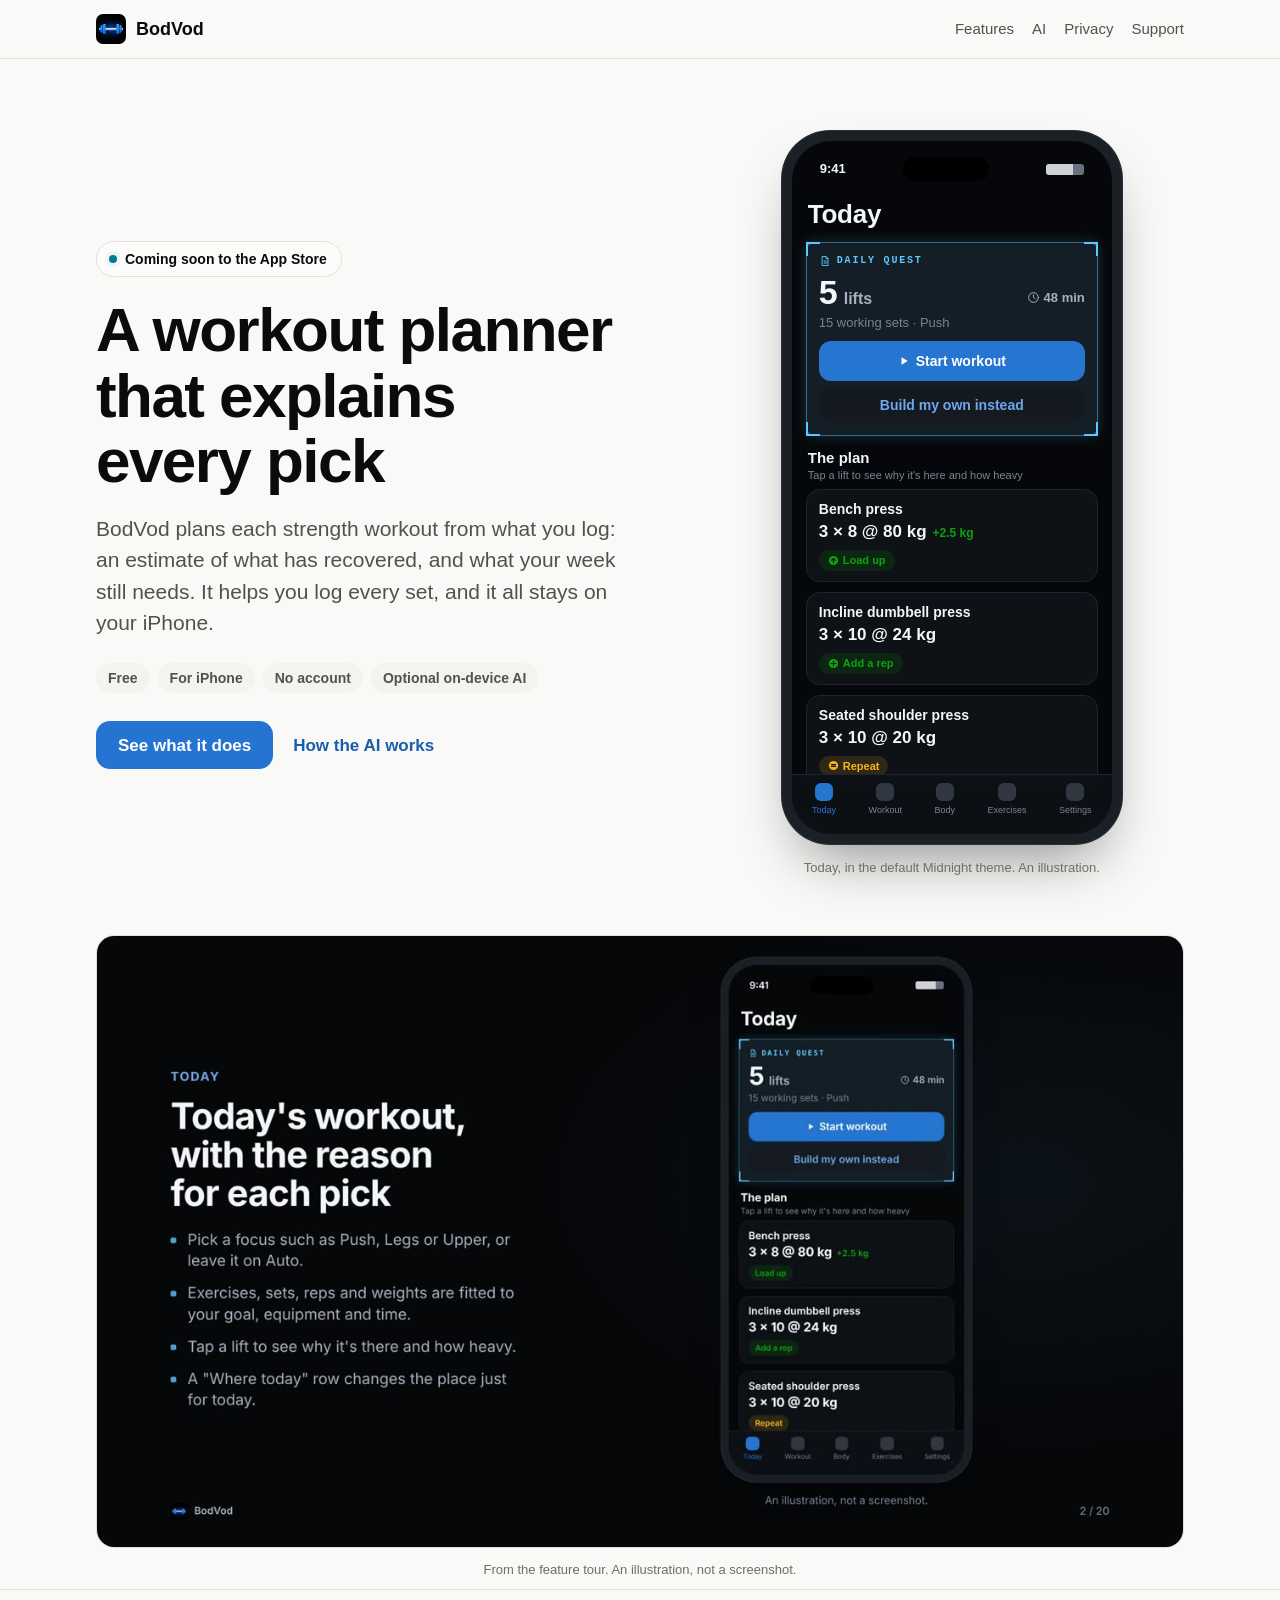
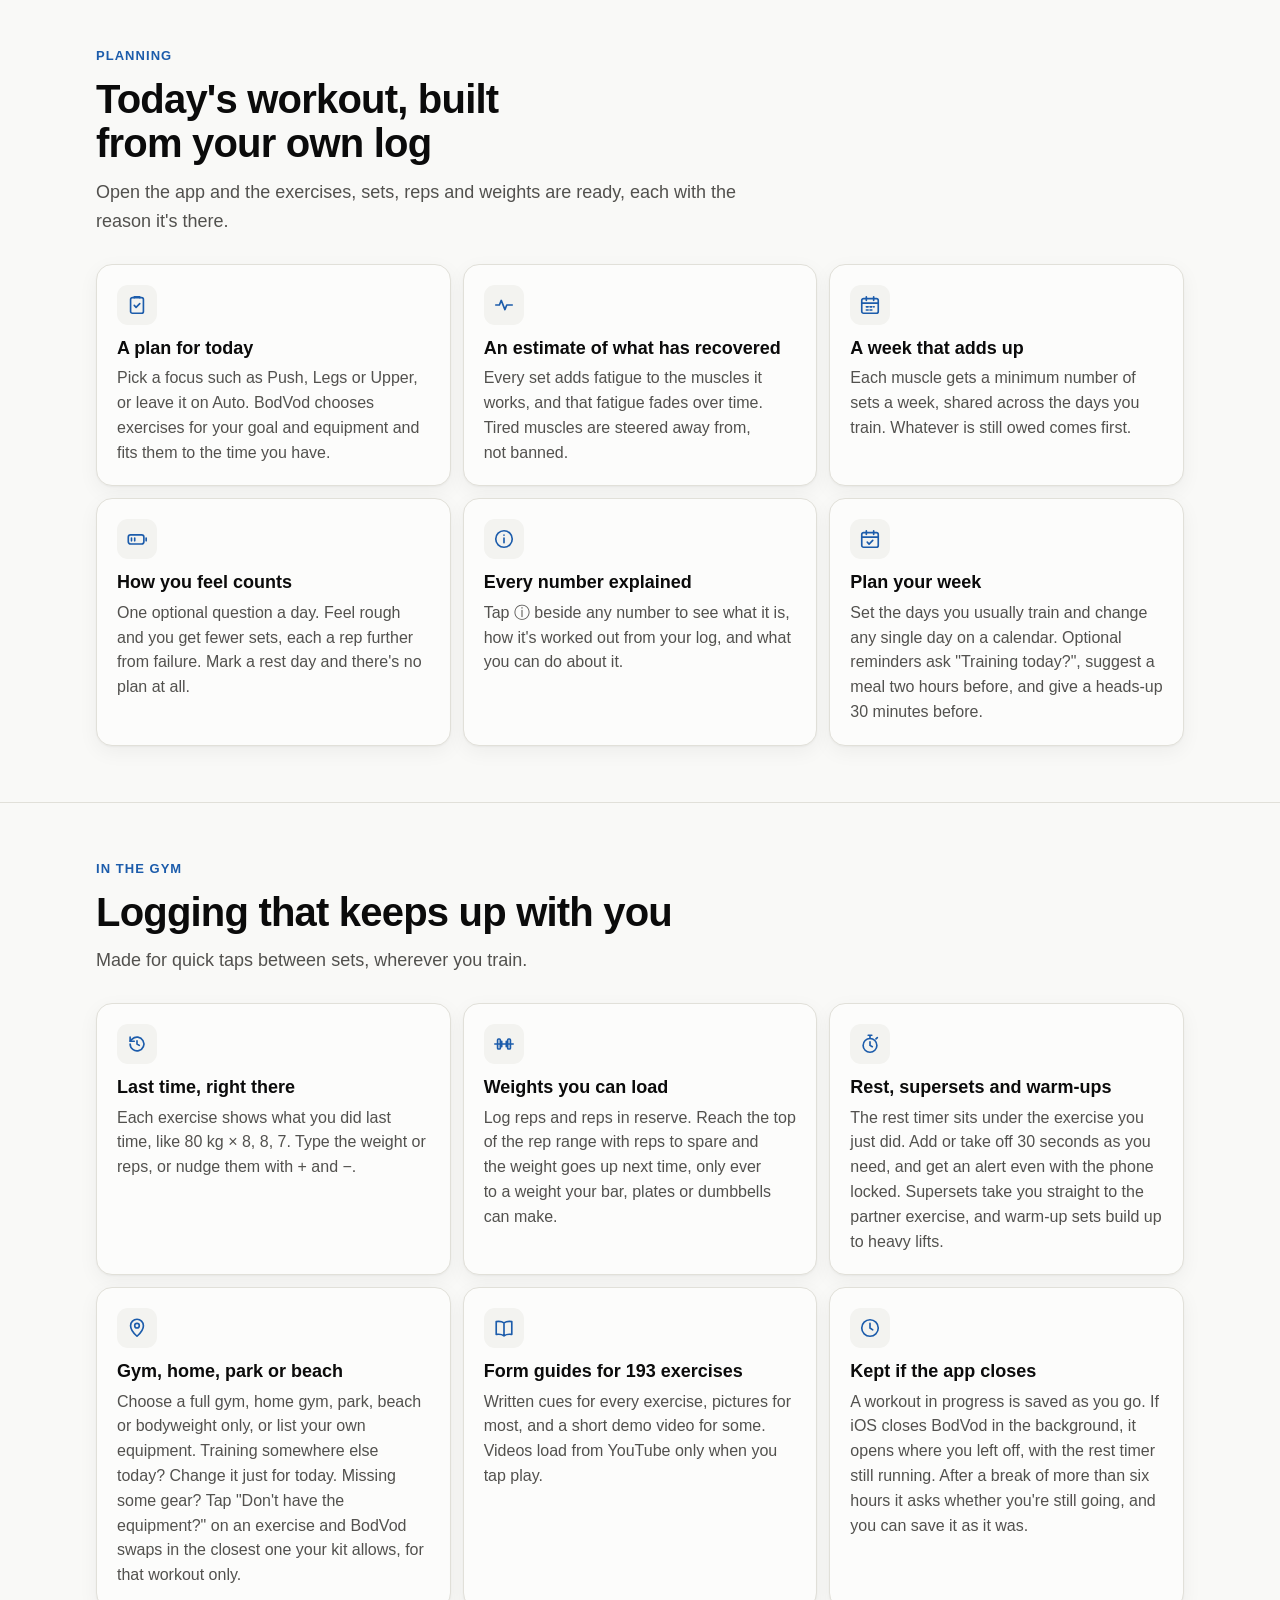
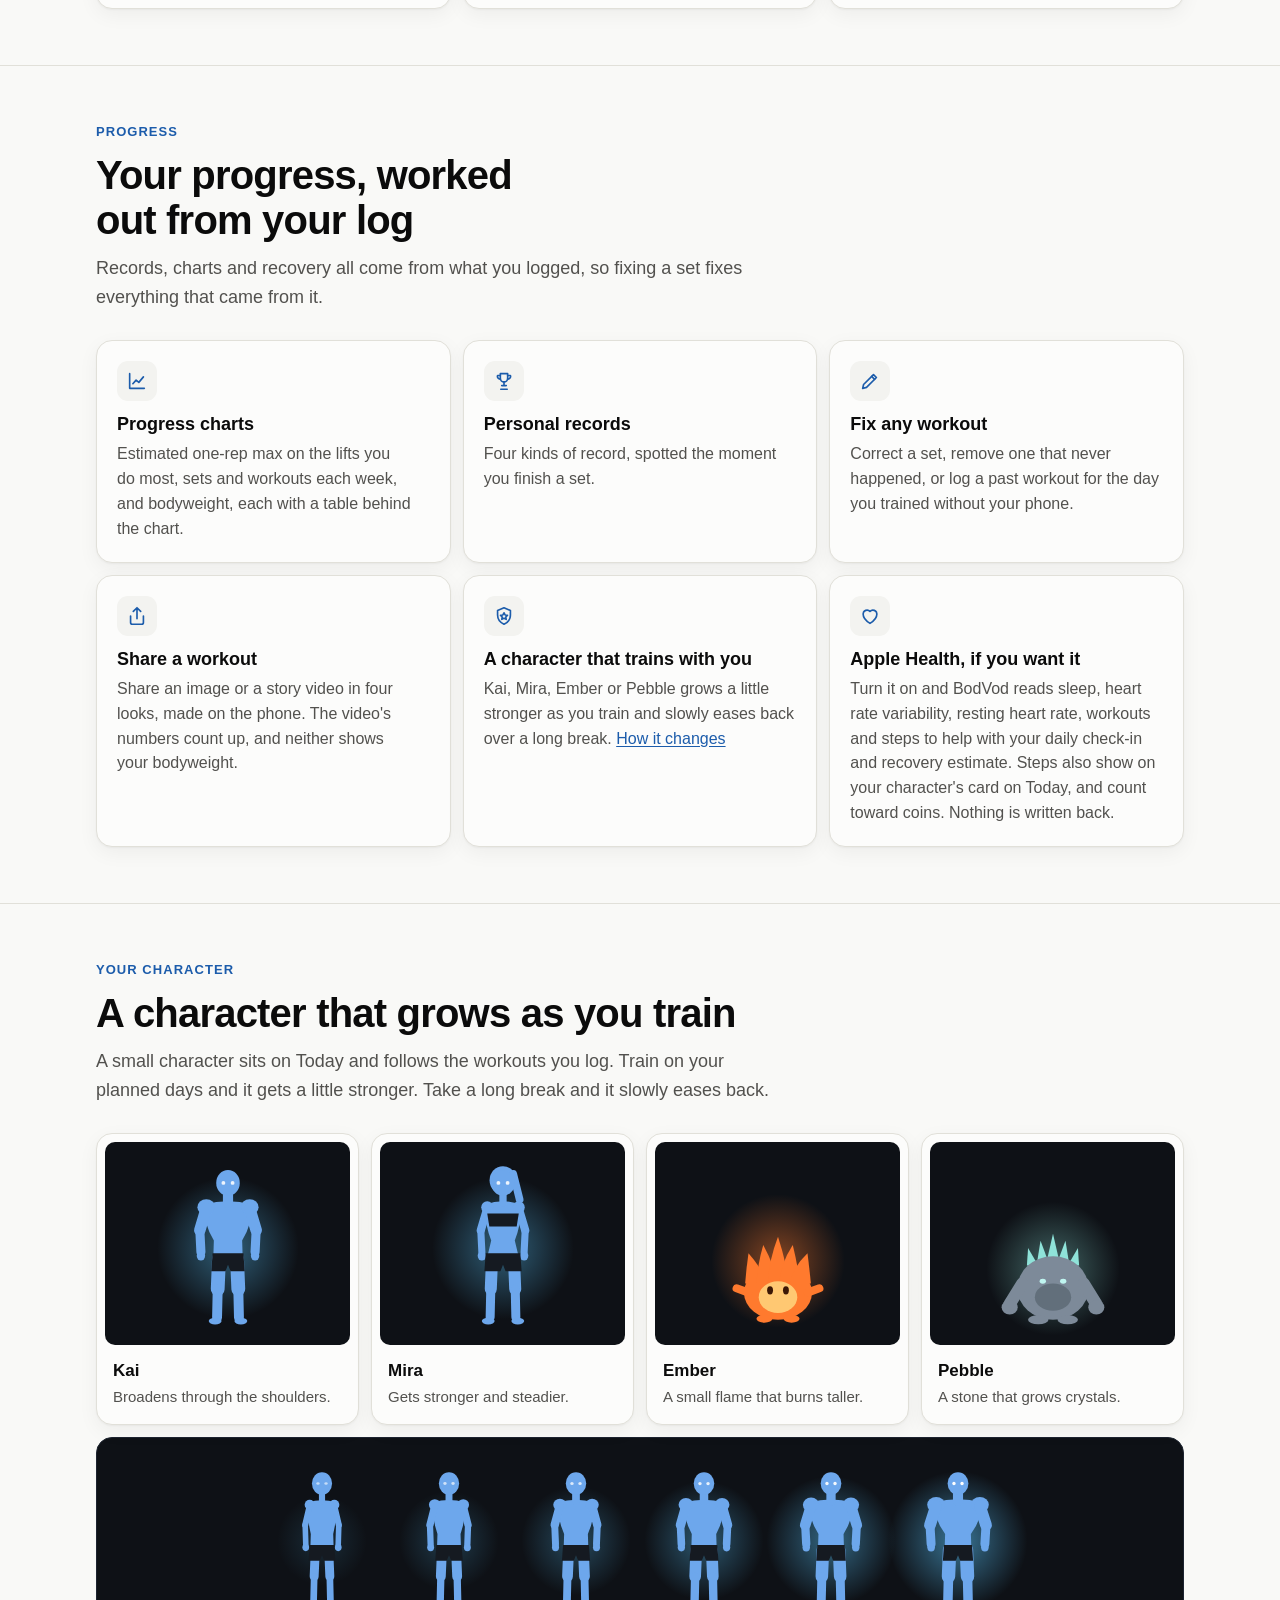
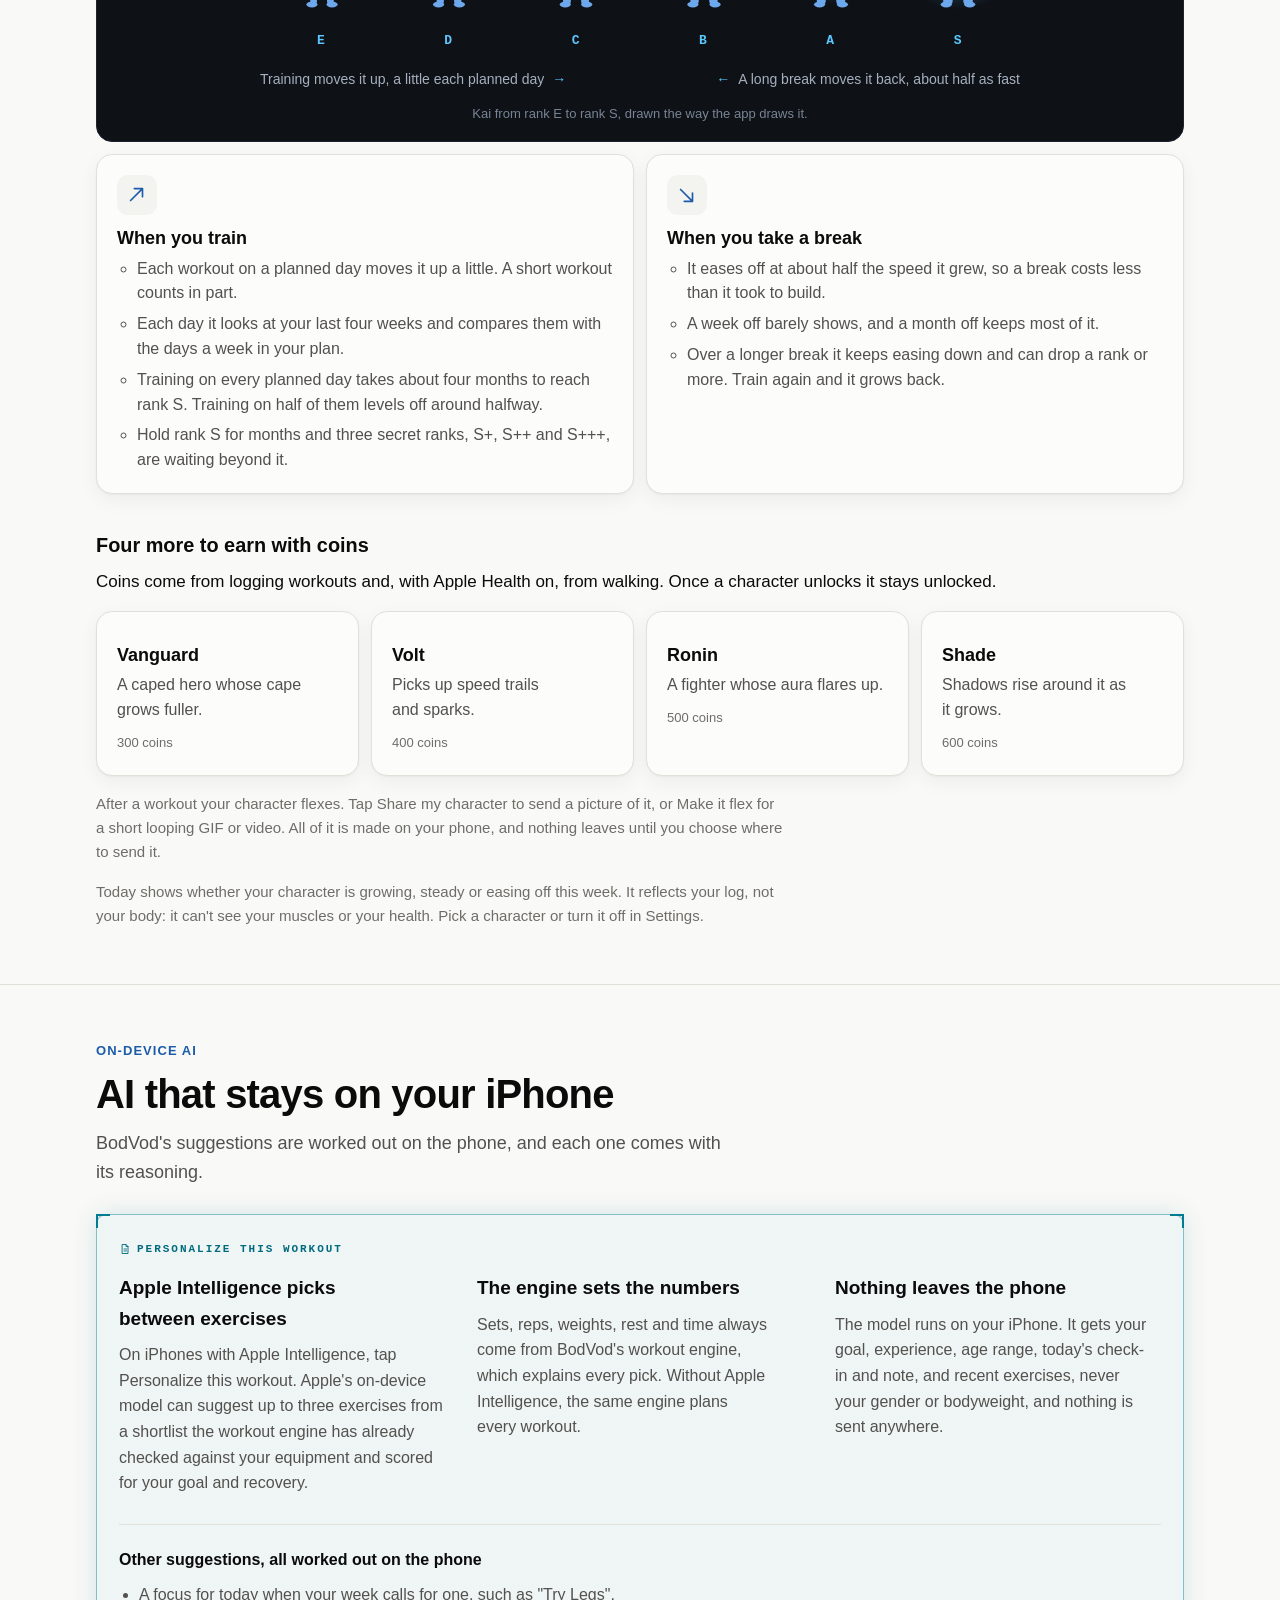
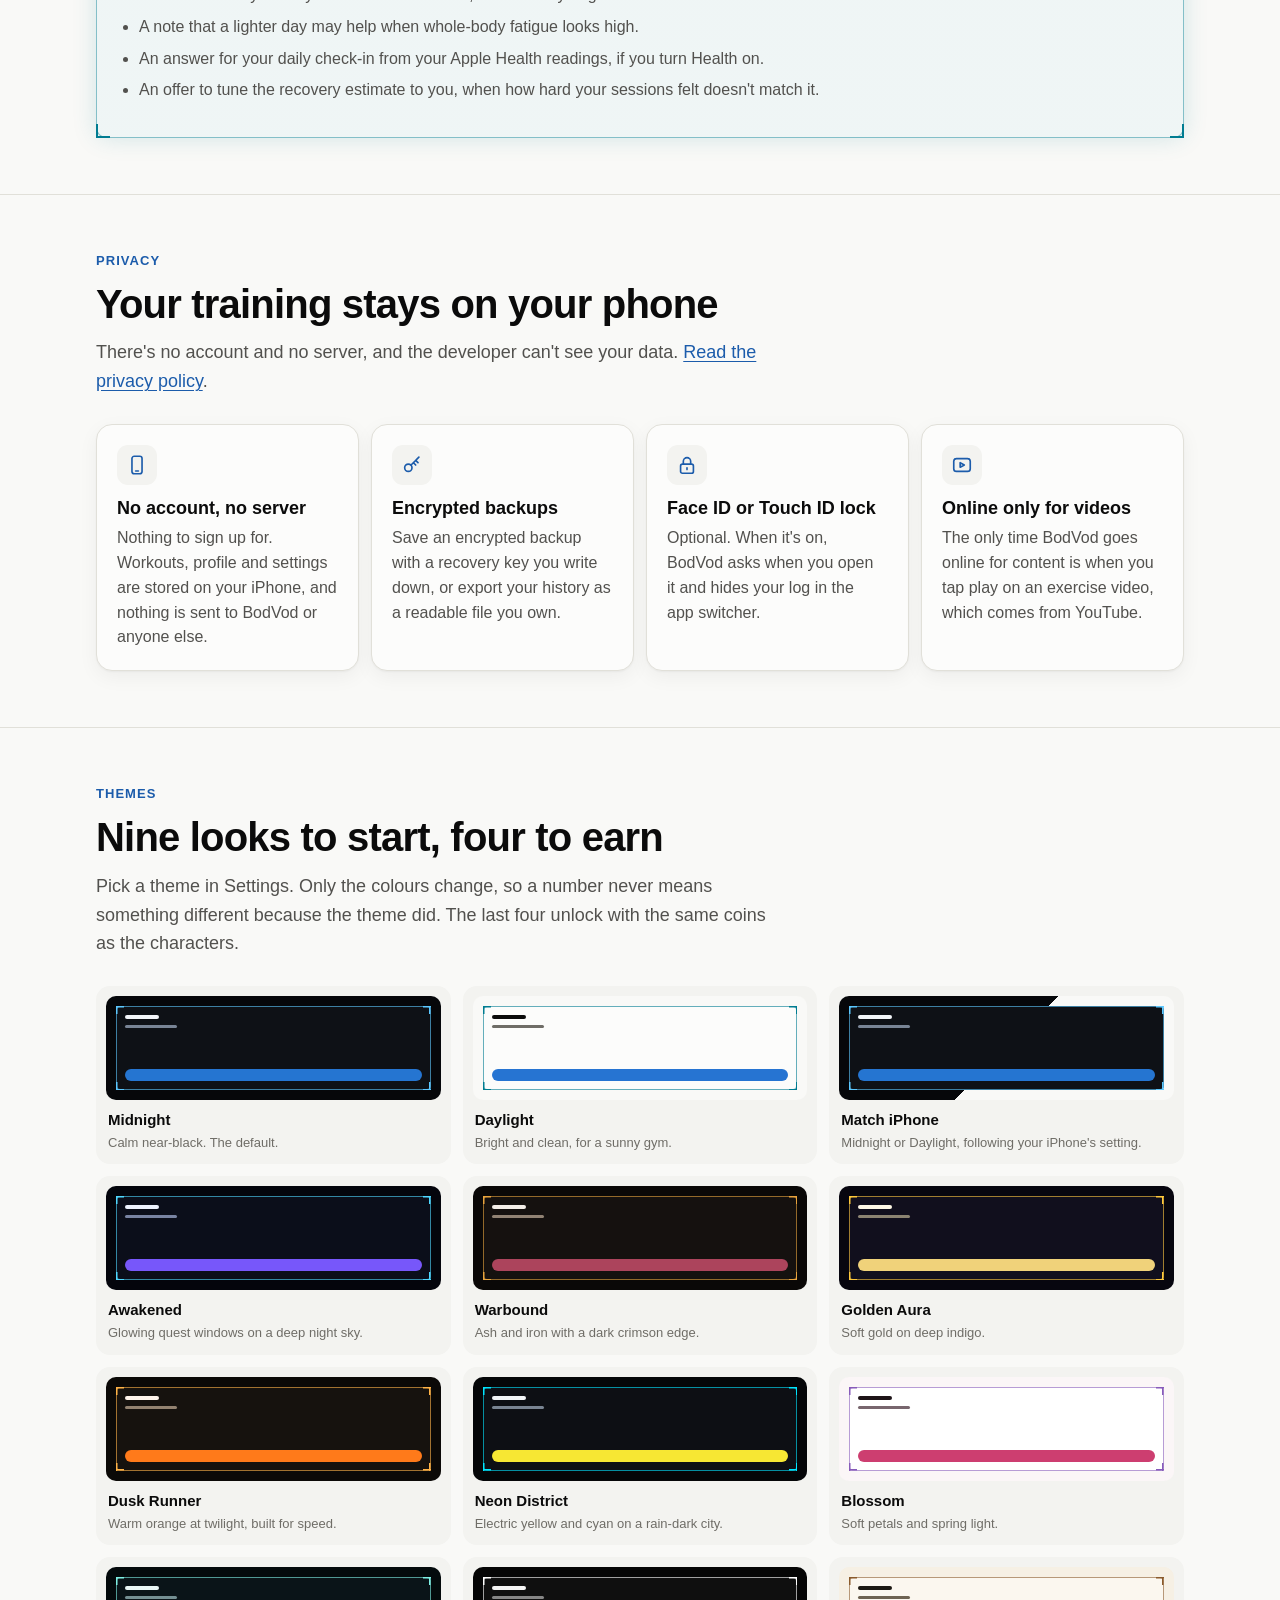
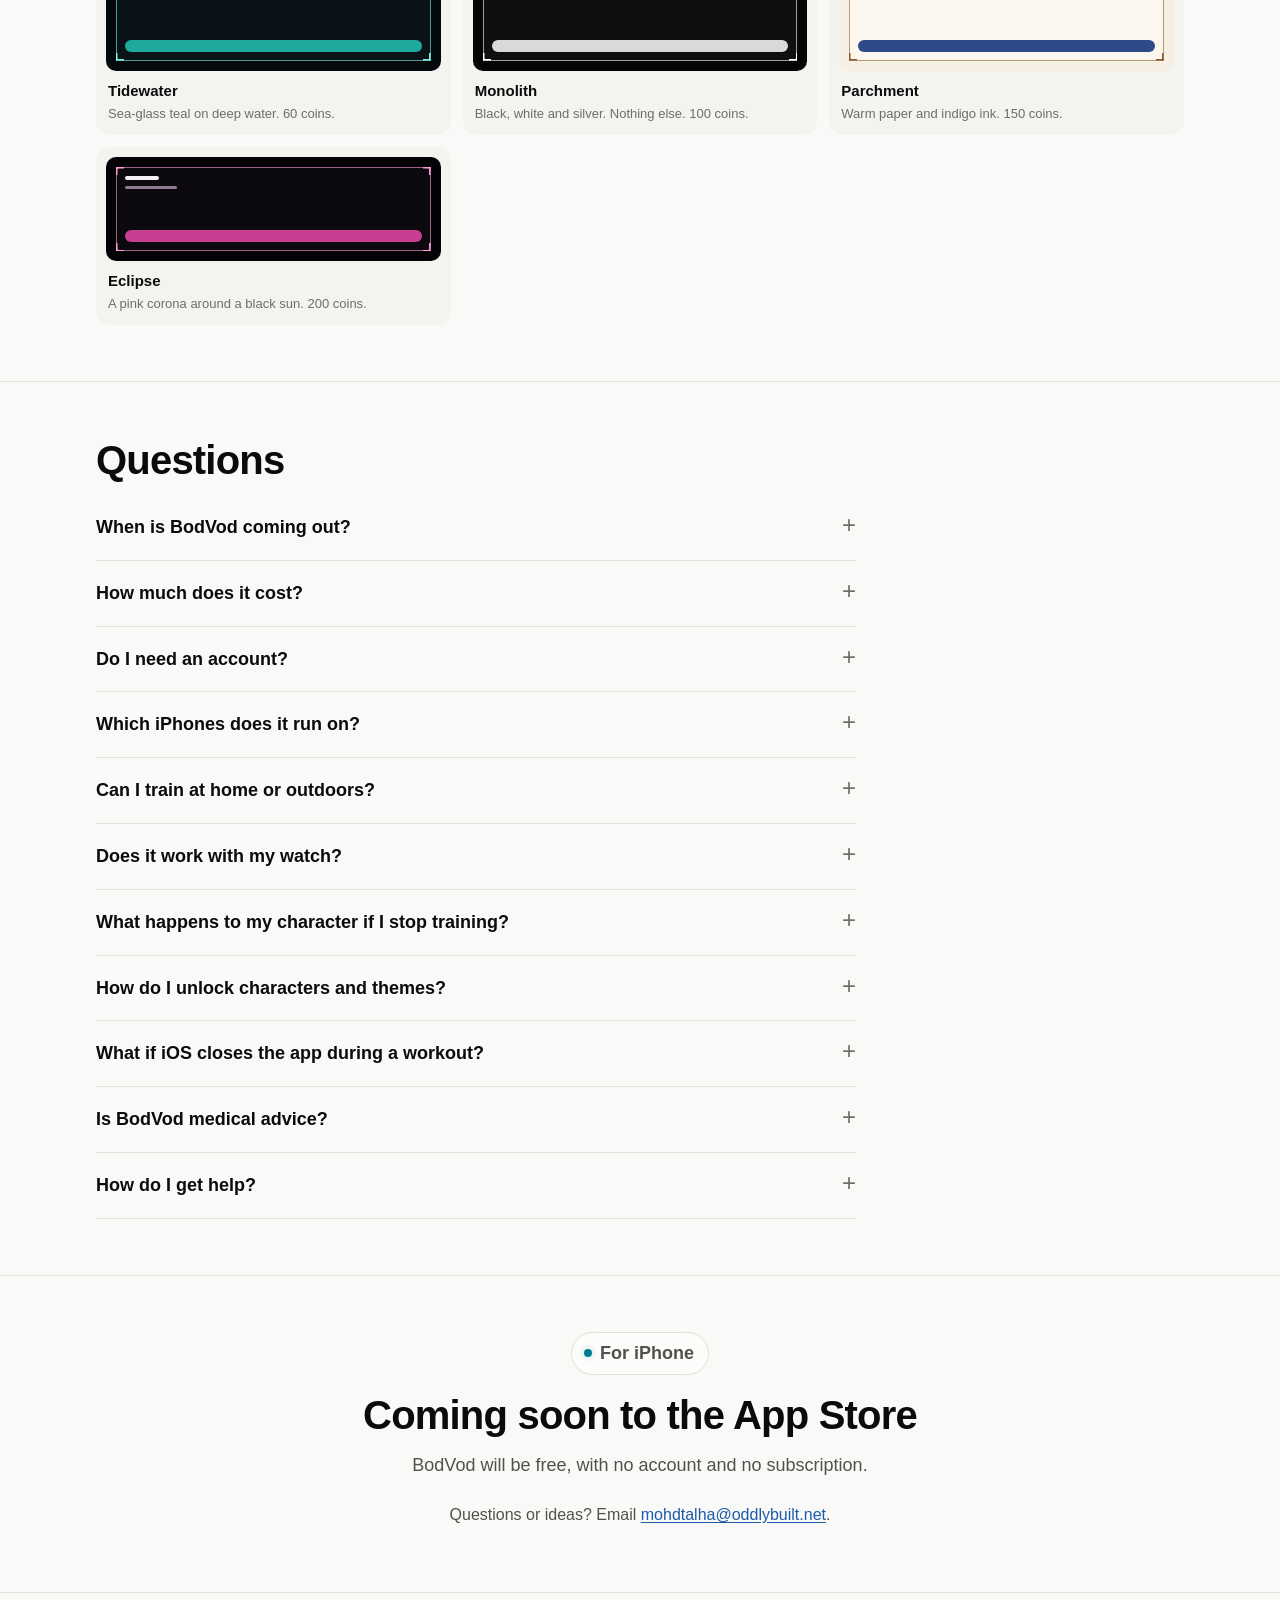
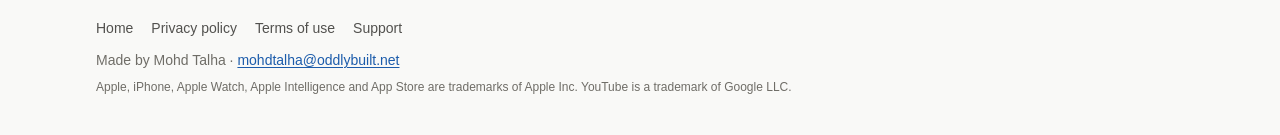
<file: index.html>
<!doctype html>
<html lang="en">
<head>
  <meta charset="utf-8">
  <meta name="viewport" content="width=device-width, initial-scale=1">
  <title>BodVod: workout planner and tracker for iPhone</title>
  <meta name="description" content="BodVod plans each strength workout from what you log and explains every pick. Optional on-device AI, no account, and your data stays on your iPhone.">
  <link rel="canonical" href="https://taltrums.github.io/bodvod-site/">
  <meta name="theme-color" content="#f9f9f7" media="(prefers-color-scheme: light)">
  <meta name="theme-color" content="#06070a" media="(prefers-color-scheme: dark)">
  <meta property="og:type" content="website">
  <meta property="og:site_name" content="BodVod">
  <meta property="og:title" content="BodVod: workout planner and tracker for iPhone">
  <meta property="og:description" content="BodVod plans each strength workout from what you log and explains every pick. Optional on-device AI, no account, and your data stays on your iPhone.">
  <meta property="og:url" content="https://taltrums.github.io/bodvod-site/">
  <meta property="og:image" content="https://taltrums.github.io/bodvod-site/og.png">
  <meta property="og:image:width" content="1200">
  <meta property="og:image:height" content="630">
  <meta property="og:image:alt" content="The BodVod app icon, a blue dumbbell, next to the words: A workout planner that explains every pick. Coming soon to the App Store.">
  <meta name="twitter:card" content="summary_large_image">
  <link rel="icon" type="image/png" sizes="192x192" href="icon.png">
  <link rel="apple-touch-icon" href="apple-touch-icon.png">
  <link rel="stylesheet" href="style.css">
  <script type="application/ld+json">
{
  "@context": "https://schema.org",
  "@type": "MobileApplication",
  "name": "BodVod",
  "description": "BodVod plans each strength workout from what you log and explains every pick. Optional on-device AI, no account, and your data stays on your iPhone.",
  "url": "https://taltrums.github.io/bodvod-site/",
  "image": "https://taltrums.github.io/bodvod-site/icon.png",
  "operatingSystem": "iOS 17.0 or later",
  "applicationCategory": "HealthApplication",
  "inLanguage": "en",
  "featureList": [
    "Plans each strength workout from your log, your goal and your equipment",
    "Estimates recovery for each muscle from the sets you log",
    "Weekly sets for each muscle, spread across the days you train",
    "Progression by reps in reserve, only to weights you can load",
    "Optional on-device exercise suggestions with Apple Intelligence",
    "A training calendar with optional reminders",
    "Form guides for 193 exercises",
    "Progress charts and personal records",
    "A character on Today that grows as you train, ranked E to S",
    "Encrypted backups, with no account and no server"
  ],
  "author": {
    "@type": "Person",
    "name": "Mohd Talha",
    "email": "mailto:mohdtalha@oddlybuilt.net"
  }
}
  </script>
</head>
<body class="home">
  <a class="skip" href="#content">Skip to content</a>
  <header class="site-header">
    <div class="bar">
      <a class="brand" href="./"><img src="icon.png" alt="" width="30" height="30">BodVod</a>
      <nav aria-label="Site">
        <a href="./#features">Features</a>
        <a href="./#ai">AI</a>
        <a href="privacy.html">Privacy</a>
        <a href="support.html">Support</a>
      </nav>
    </div>
  </header>
  <main id="content" class="">
<svg width="0" height="0" class="sprite" aria-hidden="true" focusable="false">
  <symbol id="i-plan" viewBox="0 0 24 24"><rect x="5" y="4" width="14" height="17" rx="2"/><path d="M9 4V3h6v1M9 12.5l2 2 4-4"/></symbol>
  <symbol id="i-recovery" viewBox="0 0 24 24"><path d="M3 12h4l2-5 4 10 2-5h6"/></symbol>
  <symbol id="i-week" viewBox="0 0 24 24"><rect x="3" y="5" width="18" height="16" rx="2"/><path d="M3 10h18M8 3v4M16 3v4M8 14h2M12 14h2M16 14h.5M8 17.5h2M12 17.5h2"/></symbol>
  <symbol id="i-feel" viewBox="0 0 24 24"><rect x="2.5" y="7.5" width="17" height="10" rx="2.5"/><path d="M22 11v3M6 11v3M9.5 11v3"/></symbol>
  <symbol id="i-info" viewBox="0 0 24 24"><circle cx="12" cy="12" r="9"/><path d="M12 11v5M12 7.8h.01"/></symbol>
  <symbol id="i-calendar" viewBox="0 0 24 24"><rect x="3" y="5" width="18" height="16" rx="2"/><path d="M3 10h18M8 3v4M16 3v4M9 15.5l2 2 4-4"/></symbol>
  <symbol id="i-history" viewBox="0 0 24 24"><path d="M4.5 12a7.5 7.5 0 1 0 2.2-5.3L4.5 9"/><path d="M4.5 4.5V9H9"/><path d="M12 8.5V12l2.5 1.5"/></symbol>
  <symbol id="i-plates" viewBox="0 0 24 24"><path d="M2 12h20"/><rect x="5" y="6.5" width="3" height="11" rx="1"/><rect x="16" y="6.5" width="3" height="11" rx="1"/><path d="M9.5 9v6M14.5 9v6"/></symbol>
  <symbol id="i-timer" viewBox="0 0 24 24"><circle cx="12" cy="13.5" r="7.5"/><path d="M12 9.5v4l2.5 1.5M10 2.5h4M12 2.5V6M18.5 6.5l1.5-1.5"/></symbol>
  <symbol id="i-place" viewBox="0 0 24 24"><path d="M12 21s7-6.2 7-11.5a7 7 0 0 0-14 0C5 14.8 12 21 12 21z"/><circle cx="12" cy="9.5" r="2.5"/></symbol>
  <symbol id="i-swap" viewBox="0 0 24 24"><path d="M5 8h13l-3.5-3.5M19 16H6l3.5 3.5"/></symbol>
  <symbol id="i-guide" viewBox="0 0 24 24"><path d="M12 6.5C10 5 7 4.5 3.5 5v14c3.5-.5 6.5 0 8.5 1.5 2-1.5 5-2 8.5-1.5V5C17 4.5 14 5 12 6.5zM12 6.5v14"/></symbol>
  <symbol id="i-chart" viewBox="0 0 24 24"><path d="M4 4v16h16"/><path d="M7.5 15l3.5-4 3 2.5 5-6"/></symbol>
  <symbol id="i-trophy" viewBox="0 0 24 24"><path d="M8 4h8v5a4 4 0 0 1-8 0z"/><path d="M8 6H5a3 3 0 0 0 3 4M16 6h3a3 3 0 0 1-3 4M12 13v4M8.5 21h7M9.5 17h5"/></symbol>
  <symbol id="i-edit" viewBox="0 0 24 24"><path d="M4 20l4.2-1L19 8.2 15.8 5 5 15.8z"/><path d="M13.8 7l3.2 3.2"/></symbol>
  <symbol id="i-share" viewBox="0 0 24 24"><path d="M12 3v12M8 7l4-4 4 4"/><path d="M5 12v7a2 2 0 0 0 2 2h10a2 2 0 0 0 2-2v-7"/></symbol>
  <symbol id="i-rank" viewBox="0 0 24 24"><path d="M12 3l7 3v5c0 5-3 8.2-7 10-4-1.8-7-5-7-10V6z"/><path d="M12 8.5l1.2 2.4 2.6.4-1.9 1.8.5 2.6-2.4-1.3-2.4 1.3.5-2.6-1.9-1.8 2.6-.4z"/></symbol>
  <symbol id="i-up" viewBox="0 0 24 24"><path d="M5 18L18 5M9 5h9v9"/></symbol>
  <symbol id="i-down" viewBox="0 0 24 24"><path d="M5 6l13 13M18 10v9H9"/></symbol>
  <symbol id="i-heart" viewBox="0 0 24 24"><path d="M12 20s-7.5-4.6-7.5-10.2A4.3 4.3 0 0 1 12 7a4.3 4.3 0 0 1 7.5 2.8C19.5 15.4 12 20 12 20z"/></symbol>
  <symbol id="i-phone" viewBox="0 0 24 24"><rect x="6.5" y="2.5" width="11" height="19" rx="2.5"/><path d="M10.5 18.5h3"/></symbol>
  <symbol id="i-key" viewBox="0 0 24 24"><circle cx="8" cy="15" r="4"/><path d="M11 12l8.5-8.5M16 7l2.5 2.5M13.5 9.5L16 12"/></symbol>
  <symbol id="i-lock" viewBox="0 0 24 24"><rect x="5" y="11" width="14" height="10" rx="2"/><path d="M8 11V8a4 4 0 0 1 8 0v3M12 15v2"/></symbol>
  <symbol id="i-play" viewBox="0 0 24 24"><rect x="3" y="5" width="18" height="14" rx="3"/><path d="M10 9.5v5l4.5-2.5z"/></symbol>
  <symbol id="i-doc" viewBox="0 0 24 24"><path d="M7 3h7l4 4v14H7z"/><path d="M14 3v4h4M10 12h5M10 16h5"/></symbol>
  <symbol id="i-clock" viewBox="0 0 24 24"><circle cx="12" cy="12" r="9"/><path d="M12 7v5l3 2"/></symbol>
</svg>

<section class="hero">
  <div class="wrap">
    <div>
      <p class="soon"><span class="dot" aria-hidden="true"></span>Coming soon to the App Store</p>
      <h1>A workout planner that explains every pick</h1>
      <p class="lead">BodVod plans each strength workout from what you log: an estimate of what has recovered, and what your week still needs. It helps you log every set, and it all stays on your iPhone.</p>
      <ul class="facts" aria-label="At a glance">
        <li>Free</li>
        <li>For iPhone</li>
        <li>No account</li>
        <li>Optional on-device AI</li>
      </ul>
      <p class="actions">
        <a class="button" href="#features">See what it does</a>
        <a class="text-link" href="#ai">How the AI works</a>
      </p>
    </div>

    <figure class="hero-art">
      <div class="phone" role="img" aria-label="An illustration of BodVod's Today screen: a daily quest of 5 lifts in about 48 minutes with a Start workout button, then the plan, starting with bench press, 3 sets of 8 at 80 kilograms, 2.5 kilograms more than last time.">
        <div class="screen">
          <div class="status"><span>9:41</span><i></i><b></b></div>
          <p class="title">Today</p>
          <div class="quest brackets">
            <p class="sys-label"><svg class="i" aria-hidden="true"><use href="#i-doc"/></svg>DAILY QUEST</p>
            <p class="count"><strong>5</strong><span>lifts</span><em><svg class="i" aria-hidden="true"><use href="#i-clock"/></svg>48 min</em></p>
            <p class="sub">15 working sets · Push</p>
            <span class="m-primary"><svg viewBox="0 0 24 24"><path d="M7 4.5v15l12.5-7.5z" fill="currentColor"/></svg>Start workout</span>
            <span class="m-secondary">Build my own instead</span>
          </div>
          <p class="section">The plan<small>Tap a lift to see why it's here and how heavy</small></p>
          <div class="lift">
            <p class="name">Bench press</p>
            <p class="rx">3 × 8 @ 80 kg<span>+2.5 kg</span></p>
            <span class="chip"><svg viewBox="0 0 24 24"><circle cx="12" cy="12" r="10" fill="currentColor"/><path d="M12 17V7.5M8 11.5l4-4 4 4" fill="none" stroke="#0e1116" stroke-width="2.4" stroke-linecap="round" stroke-linejoin="round"/></svg>Load up</span>
          </div>
          <div class="lift">
            <p class="name">Incline dumbbell press</p>
            <p class="rx">3 × 10 @ 24 kg</p>
            <span class="chip"><svg viewBox="0 0 24 24"><circle cx="12" cy="12" r="10" fill="currentColor"/><path d="M12 7v10M7 12h10" fill="none" stroke="#0e1116" stroke-width="2.4" stroke-linecap="round"/></svg>Add a rep</span>
          </div>
          <div class="lift">
            <p class="name">Seated shoulder press</p>
            <p class="rx">3 × 10 @ 20 kg</p>
            <span class="chip repeat"><svg viewBox="0 0 24 24"><circle cx="12" cy="12" r="10" fill="currentColor"/><path d="M7.5 10h9M7.5 14h9" fill="none" stroke="#0e1116" stroke-width="2.4" stroke-linecap="round"/></svg>Repeat</span>
          </div>
          <div class="tabs"><span class="on">Today</span><span>Workout</span><span>Body</span><span>Exercises</span><span>Settings</span></div>
        </div>
      </div>
      <figcaption>Today, in the default Midnight theme. An illustration.</figcaption>
    </figure>
  </div>
</section>

<figure class="tour wrap">
  <img src="tour.jpg" width="1280" height="720" alt="A slide from BodVod's feature tour showing the Today screen with the daily quest and the first lifts of the plan." loading="lazy">
  <figcaption>From the feature tour. An illustration, not a screenshot.</figcaption>
</figure>

<section class="band" id="features" aria-labelledby="plan-title">
  <div class="wrap">
    <header>
      <span class="kicker">Planning</span>
      <h2 id="plan-title">Today's workout, built from your own log</h2>
      <p>Open the app and the exercises, sets, reps and weights are ready, each with the reason it's there.</p>
    </header>
    <ul class="grid">
      <li class="card"><span class="icon"><svg class="i" aria-hidden="true"><use href="#i-plan"/></svg></span>
        <h3>A plan for today</h3>
        <p>Pick a focus such as Push, Legs or Upper, or leave it on Auto. BodVod chooses exercises for your goal and equipment and fits them to the time you have.</p></li>
      <li class="card"><span class="icon"><svg class="i" aria-hidden="true"><use href="#i-recovery"/></svg></span>
        <h3>An estimate of what has recovered</h3>
        <p>Every set adds fatigue to the muscles it works, and that fatigue fades over time. Tired muscles are steered away from, not banned.</p></li>
      <li class="card"><span class="icon"><svg class="i" aria-hidden="true"><use href="#i-week"/></svg></span>
        <h3>A week that adds up</h3>
        <p>Each muscle gets a minimum number of sets a week, shared across the days you train. Whatever is still owed comes first.</p></li>
      <li class="card"><span class="icon"><svg class="i" aria-hidden="true"><use href="#i-feel"/></svg></span>
        <h3>How you feel counts</h3>
        <p>One optional question a day. Feel rough and you get fewer sets, each a rep further from failure. Mark a rest day and there's no plan at all.</p></li>
      <li class="card"><span class="icon"><svg class="i" aria-hidden="true"><use href="#i-info"/></svg></span>
        <h3>Every number explained</h3>
        <p>Tap ⓘ beside any number to see what it is, how it's worked out from your log, and what you can do about it.</p></li>
      <li class="card"><span class="icon"><svg class="i" aria-hidden="true"><use href="#i-calendar"/></svg></span>
        <h3>Plan your week</h3>
        <p>Set the days you usually train and change any single day on a calendar. Optional reminders ask "Training today?", suggest a meal two hours before, and give a heads-up 30 minutes before.</p></li>
    </ul>
  </div>
</section>

<section class="band" aria-labelledby="gym-title">
  <div class="wrap">
    <header>
      <span class="kicker">In the gym</span>
      <h2 id="gym-title">Logging that keeps up with you</h2>
      <p>Made for quick taps between sets, wherever you train.</p>
    </header>
    <ul class="grid">
      <li class="card"><span class="icon"><svg class="i" aria-hidden="true"><use href="#i-history"/></svg></span>
        <h3>Last time, right there</h3>
        <p>Each exercise shows what you did last time, like 80 kg × 8, 8, 7. Type the weight or reps, or nudge them with + and −.</p></li>
      <li class="card"><span class="icon"><svg class="i" aria-hidden="true"><use href="#i-plates"/></svg></span>
        <h3>Weights you can load</h3>
        <p>Log reps and reps in reserve. Reach the top of the rep range with reps to spare and the weight goes up next time, only ever to a weight your bar, plates or dumbbells can make.</p></li>
      <li class="card"><span class="icon"><svg class="i" aria-hidden="true"><use href="#i-timer"/></svg></span>
        <h3>Rest, supersets and warm-ups</h3>
        <p>The rest timer sits under the exercise you just did. Add or take off 30 seconds as you need, and get an alert even with the phone locked. Supersets take you straight to the partner exercise, and warm-up sets build up to heavy lifts.</p></li>
      <li class="card"><span class="icon"><svg class="i" aria-hidden="true"><use href="#i-place"/></svg></span>
        <h3>Gym, home, park or beach</h3>
        <p>Choose a full gym, home gym, park, beach or bodyweight only, or list your own equipment. Training somewhere else today? Change it just for today. Missing some gear? Tap "Don't have the equipment?" on an exercise and BodVod swaps in the closest one your kit allows, for that workout only.</p></li>
      <li class="card"><span class="icon"><svg class="i" aria-hidden="true"><use href="#i-guide"/></svg></span>
        <h3>Form guides for 193 exercises</h3>
        <p>Written cues for every exercise, pictures for most, and a short demo video for some. Videos load from YouTube only when you tap play.</p></li>
      <li class="card"><span class="icon"><svg class="i" aria-hidden="true"><use href="#i-clock"/></svg></span>
        <h3>Kept if the app closes</h3>
        <p>A workout in progress is saved as you go. If iOS closes BodVod in the background, it opens where you left off, with the rest timer still running. After a break of more than six hours it asks whether you're still going, and you can save it as it was.</p></li>
    </ul>
  </div>
</section>

<section class="band" aria-labelledby="progress-title">
  <div class="wrap">
    <header>
      <span class="kicker">Progress</span>
      <h2 id="progress-title">Your progress, worked out from your log</h2>
      <p>Records, charts and recovery all come from what you logged, so fixing a set fixes everything that came from it.</p>
    </header>
    <ul class="grid">
      <li class="card"><span class="icon"><svg class="i" aria-hidden="true"><use href="#i-chart"/></svg></span>
        <h3>Progress charts</h3>
        <p>Estimated one-rep max on the lifts you do most, sets and workouts each week, and bodyweight, each with a table behind the chart.</p></li>
      <li class="card"><span class="icon"><svg class="i" aria-hidden="true"><use href="#i-trophy"/></svg></span>
        <h3>Personal records</h3>
        <p>Four kinds of record, spotted the moment you finish a set.</p></li>
      <li class="card"><span class="icon"><svg class="i" aria-hidden="true"><use href="#i-edit"/></svg></span>
        <h3>Fix any workout</h3>
        <p>Correct a set, remove one that never happened, or log a past workout for the day you trained without your phone.</p></li>
      <li class="card"><span class="icon"><svg class="i" aria-hidden="true"><use href="#i-share"/></svg></span>
        <h3>Share a workout</h3>
        <p>Share an image or a story video in four looks, made on the phone. The video's numbers count up, and neither shows your bodyweight.</p></li>
      <li class="card"><span class="icon"><svg class="i" aria-hidden="true"><use href="#i-rank"/></svg></span>
        <h3>A character that trains with you</h3>
        <p>Kai, Mira, Ember or Pebble grows a little stronger as you train and slowly eases back over a long break. <a href="#character">How it changes</a></p></li>
      <li class="card"><span class="icon"><svg class="i" aria-hidden="true"><use href="#i-heart"/></svg></span>
        <h3>Apple Health, if you want it</h3>
        <p>Turn it on and BodVod reads sleep, heart rate variability, resting heart rate, workouts and steps to help with your daily check-in and recovery estimate. Steps also show on your character's card on Today, and count toward coins. Nothing is written back.</p></li>
    </ul>
  </div>
</section>

<section class="band" id="character" aria-labelledby="character-title">
  <div class="wrap">
    <header>
      <span class="kicker">Your character</span>
      <h2 id="character-title">A character that grows as you train</h2>
      <p>A small character sits on Today and follows the workouts you log. Train on your planned days and it gets a little stronger. Take a long break and it slowly eases back.</p>
    </header>
    <ul class="cast">
      <li><div class="stage"><svg class="figure" viewBox="0 0 100 140" aria-hidden="true" focusable="false"><defs><radialGradient id="aura1"><stop offset="0" stop-color="#5cc8ff" stop-opacity="0.43"/><stop offset="1" stop-color="#5cc8ff" stop-opacity="0"/></radialGradient></defs><circle cx="50" cy="72" r="55.4" fill="url(#aura1)"/><line x1="42.95" y1="80" x2="41.95" y2="104" stroke="#6da7ec" stroke-width="10.8" stroke-linecap="round"/><line x1="41.95" y1="104" x2="41.45" y2="126" stroke="#6da7ec" stroke-width="7.75" stroke-linecap="round"/><ellipse cx="39.95" cy="129" rx="5" ry="2.6" fill="#6da7ec"/><line x1="57.05" y1="80" x2="58.05" y2="104" stroke="#6da7ec" stroke-width="10.8" stroke-linecap="round"/><line x1="58.05" y1="104" x2="58.55" y2="126" stroke="#6da7ec" stroke-width="7.75" stroke-linecap="round"/><ellipse cx="60.05" cy="129" rx="5" ry="2.6" fill="#6da7ec"/><path d="M31.55 38 Q30.55 52 38.95 66 L38.45 82 L61.55 82 L61.05 66 Q69.45 52 68.45 38 Q50 32.6 31.55 38Z" fill="#6da7ec"/><line x1="50" y1="28" x2="50" y2="37" stroke="#6da7ec" stroke-width="7.95" stroke-linecap="round"/><ellipse cx="50" cy="21" rx="9.21" ry="10" fill="#6da7ec"/><ellipse cx="33.05" cy="40" rx="6.95" ry="6.25" fill="#6da7ec"/><line x1="33.05" y1="41" x2="28" y2="58" stroke="#6da7ec" stroke-width="9" stroke-linecap="round"/><line x1="28" y1="58" x2="28.85" y2="75" stroke="#6da7ec" stroke-width="7.1" stroke-linecap="round"/><ellipse cx="28.85" cy="78" rx="3.28" ry="3.68" fill="#6da7ec"/><ellipse cx="66.95" cy="40" rx="6.95" ry="6.25" fill="#6da7ec"/><line x1="66.95" y1="41" x2="72" y2="58" stroke="#6da7ec" stroke-width="9" stroke-linecap="round"/><line x1="72" y1="58" x2="71.15" y2="75" stroke="#6da7ec" stroke-width="7.1" stroke-linecap="round"/><ellipse cx="71.15" cy="78" rx="3.28" ry="3.68" fill="#6da7ec"/><path d="M37.95 76 L62.05 76 L63.05 90 L52 90 L50 85 L48 90 L36.95 90Z" fill="#151a21"/><ellipse cx="46.4" cy="21" rx="1.5" ry="1.48" fill="#fff" fill-opacity="0.88"/><ellipse cx="53.6" cy="21" rx="1.5" ry="1.48" fill="#fff" fill-opacity="0.88"/></svg></div><h3>Kai</h3><p>Broadens through the shoulders.</p></li>
      <li><div class="stage"><svg class="figure" viewBox="0 0 100 140" aria-hidden="true" focusable="false"><defs><radialGradient id="aura2"><stop offset="0" stop-color="#5cc8ff" stop-opacity="0.43"/><stop offset="1" stop-color="#5cc8ff" stop-opacity="0"/></radialGradient></defs><circle cx="50" cy="72" r="55.4" fill="url(#aura2)"/><line x1="41.45" y1="80" x2="40.45" y2="104" stroke="#6da7ec" stroke-width="9.4" stroke-linecap="round"/><line x1="40.45" y1="104" x2="39.95" y2="126" stroke="#6da7ec" stroke-width="7.05" stroke-linecap="round"/><ellipse cx="38.45" cy="129" rx="5" ry="2.6" fill="#6da7ec"/><line x1="58.55" y1="80" x2="59.55" y2="104" stroke="#6da7ec" stroke-width="9.4" stroke-linecap="round"/><line x1="59.55" y1="104" x2="60.05" y2="126" stroke="#6da7ec" stroke-width="7.05" stroke-linecap="round"/><ellipse cx="61.55" cy="129" rx="5" ry="2.6" fill="#6da7ec"/><path d="M36.2 38 Q35.2 52 40.8 66 L36.95 82 L63.05 82 L59.2 66 Q64.8 52 63.8 38 Q50 32.6 36.2 38Z" fill="#6da7ec"/><line x1="50" y1="28" x2="50" y2="37" stroke="#6da7ec" stroke-width="5.7" stroke-linecap="round"/><ellipse cx="50" cy="19" rx="10.5" ry="11" fill="#6da7ec"/><line x1="58" y1="14" x2="63" y2="34" stroke="#6da7ec" stroke-width="6" stroke-linecap="round"/><ellipse cx="50" cy="21" rx="9.21" ry="10" fill="#6da7ec"/><ellipse cx="37.7" cy="40" rx="4.7" ry="4.7" fill="#6da7ec"/><line x1="37.7" y1="41" x2="32.65" y2="58" stroke="#6da7ec" stroke-width="6.4" stroke-linecap="round"/><line x1="32.65" y1="58" x2="33.5" y2="75" stroke="#6da7ec" stroke-width="5.55" stroke-linecap="round"/><ellipse cx="33.5" cy="78" rx="3.28" ry="3.68" fill="#6da7ec"/><ellipse cx="62.3" cy="40" rx="4.7" ry="4.7" fill="#6da7ec"/><line x1="62.3" y1="41" x2="67.35" y2="58" stroke="#6da7ec" stroke-width="6.4" stroke-linecap="round"/><line x1="67.35" y1="58" x2="66.5" y2="75" stroke="#6da7ec" stroke-width="5.55" stroke-linecap="round"/><ellipse cx="66.5" cy="78" rx="3.28" ry="3.68" fill="#6da7ec"/><path d="M36.45 76 L63.55 76 L64.55 90 L52 90 L50 85 L48 90 L35.45 90Z" fill="#151a21"/><path d="M37.7 45 L62.3 45 L60.7 55 L39.3 55Z" fill="#151a21"/><ellipse cx="46.4" cy="21" rx="1.5" ry="1.48" fill="#fff" fill-opacity="0.88"/><ellipse cx="53.6" cy="21" rx="1.5" ry="1.48" fill="#fff" fill-opacity="0.88"/></svg></div><h3>Mira</h3><p>Gets stronger and steadier.</p></li>
      <li><div class="stage"><svg class="figure" viewBox="0 0 100 140" aria-hidden="true" focusable="false"><defs><radialGradient id="aura3"><stop offset="0" stop-color="#ff7a2e" stop-opacity="0.49"/><stop offset="1" stop-color="#ff7a2e" stop-opacity="0"/></radialGradient></defs><circle cx="50" cy="82" r="52.2" fill="url(#aura3)"/><ellipse cx="50" cy="106.74" rx="26.58" ry="21.26" fill="#ff7a2e"/><path d="M24.31 99.65 Q25.19 87.78 26.96 75.92 Q39.37 90.16 40.25 99.65Z" fill="#ff7a2e"/><path d="M33.17 99.65 Q34.05 84.59 38.48 69.53 Q48.23 87.6 49.11 99.65Z" fill="#ff7a2e"/><path d="M42.03 99.65 Q42.91 81.4 50 63.14 Q57.09 85.05 57.97 99.65Z" fill="#ff7a2e"/><path d="M50.89 99.65 Q51.77 84.59 61.52 69.53 Q65.95 87.6 66.83 99.65Z" fill="#ff7a2e"/><path d="M59.75 99.65 Q60.63 87.78 73.04 75.92 Q74.81 90.16 75.69 99.65Z" fill="#ff7a2e"/><ellipse cx="50" cy="110.28" rx="15.06" ry="12.4" fill="#ffd17a" fill-opacity="0.9"/><line x1="26.96" y1="106.74" x2="17.66" y2="103.37" stroke="#ff7a2e" stroke-width="6.29" stroke-linecap="round"/><ellipse cx="39.37" cy="127.11" rx="6.2" ry="3.1" fill="#ff7a2e"/><ellipse cx="43.8" cy="104.96" rx="2.3" ry="3.26" fill="#3b1705"/><line x1="73.04" y1="106.74" x2="82.34" y2="103.37" stroke="#ff7a2e" stroke-width="6.29" stroke-linecap="round"/><ellipse cx="60.63" cy="127.11" rx="6.2" ry="3.1" fill="#ff7a2e"/><ellipse cx="56.2" cy="104.96" rx="2.3" ry="3.26" fill="#3b1705"/></svg></div><h3>Ember</h3><p>A small flame that burns taller.</p></li>
      <li><div class="stage"><svg class="figure" viewBox="0 0 100 140" aria-hidden="true" focusable="false"><defs><radialGradient id="aura4"><stop offset="0" stop-color="#8fe3d9" stop-opacity="0.41"/><stop offset="1" stop-color="#8fe3d9" stop-opacity="0"/></radialGradient></defs><circle cx="50" cy="88" r="52.2" fill="url(#aura4)"/><path d="M29.62 85.47 L30.51 71.83 L38.48 85.47Z" fill="#8fe3d9"/><path d="M37.6 82.81 L40.25 66.25 L46.46 82.81Z" fill="#8fe3d9"/><path d="M45.57 80.16 L50 60.66 L54.43 80.16Z" fill="#8fe3d9"/><path d="M53.54 82.81 L59.75 66.25 L62.4 82.81Z" fill="#8fe3d9"/><path d="M61.52 85.47 L69.49 71.83 L70.38 85.47Z" fill="#8fe3d9"/><ellipse cx="50" cy="103.19" rx="27.82" ry="24.81" fill="#7d8a99"/><ellipse cx="50" cy="110.28" rx="14.18" ry="10.63" fill="#5c6975" fill-opacity="0.8"/><line x1="26.08" y1="99.65" x2="16.15" y2="115.6" stroke="#7d8a99" stroke-width="9.57" stroke-linecap="round"/><ellipse cx="16.15" cy="118.25" rx="6.29" ry="5.67" fill="#7d8a99"/><ellipse cx="38.48" cy="128" rx="7.97" ry="3.54" fill="#7d8a99"/><ellipse cx="42.03" cy="97.88" rx="2.48" ry="1.95" fill="#bff5f0"/><line x1="73.92" y1="99.65" x2="83.85" y2="115.6" stroke="#7d8a99" stroke-width="9.57" stroke-linecap="round"/><ellipse cx="83.85" cy="118.25" rx="6.29" ry="5.67" fill="#7d8a99"/><ellipse cx="61.52" cy="128" rx="7.97" ry="3.54" fill="#7d8a99"/><ellipse cx="57.97" cy="97.88" rx="2.48" ry="1.95" fill="#bff5f0"/></svg></div><h3>Pebble</h3><p>A stone that grows crystals.</p></li>
    </ul>
    <figure class="ranks">
      <ol aria-label="Kai at each rank">
        <li><svg class="figure" viewBox="0 0 100 140" aria-hidden="true" focusable="false"><defs><radialGradient id="aura5"><stop offset="0" stop-color="#5cc8ff" stop-opacity="0.15"/><stop offset="1" stop-color="#5cc8ff" stop-opacity="0"/></radialGradient></defs><circle cx="50" cy="72" r="40" fill="url(#aura5)"/><line x1="44" y1="80" x2="43" y2="104" stroke="#6da7ec" stroke-width="8" stroke-linecap="round"/><line x1="43" y1="104" x2="42.5" y2="126" stroke="#6da7ec" stroke-width="6" stroke-linecap="round"/><ellipse cx="41" cy="129" rx="5" ry="2.6" fill="#6da7ec"/><line x1="56" y1="80" x2="57" y2="104" stroke="#6da7ec" stroke-width="8" stroke-linecap="round"/><line x1="57" y1="104" x2="57.5" y2="126" stroke="#6da7ec" stroke-width="6" stroke-linecap="round"/><ellipse cx="59" cy="129" rx="5" ry="2.6" fill="#6da7ec"/><path d="M37.5 38 Q36.5 52 40 66 L39.5 82 L60.5 82 L60 66 Q63.5 52 62.5 38 Q50 34 37.5 38Z" fill="#6da7ec"/><line x1="50" y1="28" x2="50" y2="37" stroke="#6da7ec" stroke-width="5.5" stroke-linecap="round"/><ellipse cx="50" cy="21" rx="9" ry="10" fill="#6da7ec"/><ellipse cx="39" cy="40" rx="4.5" ry="4.5" fill="#6da7ec"/><line x1="39" y1="41" x2="35" y2="58" stroke="#6da7ec" stroke-width="5.5" stroke-linecap="round"/><line x1="35" y1="58" x2="35.5" y2="75" stroke="#6da7ec" stroke-width="5" stroke-linecap="round"/><ellipse cx="35.5" cy="78" rx="3" ry="3.4" fill="#6da7ec"/><ellipse cx="61" cy="40" rx="4.5" ry="4.5" fill="#6da7ec"/><line x1="61" y1="41" x2="65" y2="58" stroke="#6da7ec" stroke-width="5.5" stroke-linecap="round"/><line x1="65" y1="58" x2="64.5" y2="75" stroke="#6da7ec" stroke-width="5" stroke-linecap="round"/><ellipse cx="64.5" cy="78" rx="3" ry="3.4" fill="#6da7ec"/><path d="M39 76 L61 76 L62 90 L52 90 L50 85 L48 90 L38 90Z" fill="#151a21"/><ellipse cx="46.4" cy="21" rx="1.5" ry="1.2" fill="#fff" fill-opacity="0.6"/><ellipse cx="53.6" cy="21" rx="1.5" ry="1.2" fill="#fff" fill-opacity="0.6"/></svg><span>E</span></li>
        <li><svg class="figure" viewBox="0 0 100 140" aria-hidden="true" focusable="false"><defs><radialGradient id="aura6"><stop offset="0" stop-color="#5cc8ff" stop-opacity="0.23"/><stop offset="1" stop-color="#5cc8ff" stop-opacity="0"/></radialGradient></defs><circle cx="50" cy="72" r="44.4" fill="url(#aura6)"/><line x1="43.7" y1="80" x2="42.7" y2="104" stroke="#6da7ec" stroke-width="8.8" stroke-linecap="round"/><line x1="42.7" y1="104" x2="42.2" y2="126" stroke="#6da7ec" stroke-width="6.5" stroke-linecap="round"/><ellipse cx="40.7" cy="129" rx="5" ry="2.6" fill="#6da7ec"/><line x1="56.3" y1="80" x2="57.3" y2="104" stroke="#6da7ec" stroke-width="8.8" stroke-linecap="round"/><line x1="57.3" y1="104" x2="57.8" y2="126" stroke="#6da7ec" stroke-width="6.5" stroke-linecap="round"/><ellipse cx="59.3" cy="129" rx="5" ry="2.6" fill="#6da7ec"/><path d="M35.8 38 Q34.8 52 39.7 66 L39.2 82 L60.8 82 L60.3 66 Q65.2 52 64.2 38 Q50 33.6 35.8 38Z" fill="#6da7ec"/><line x1="50" y1="28" x2="50" y2="37" stroke="#6da7ec" stroke-width="6.2" stroke-linecap="round"/><ellipse cx="50" cy="21" rx="9.06" ry="10" fill="#6da7ec"/><ellipse cx="37.3" cy="40" rx="5.2" ry="5" fill="#6da7ec"/><line x1="37.3" y1="41" x2="33" y2="58" stroke="#6da7ec" stroke-width="6.5" stroke-linecap="round"/><line x1="33" y1="58" x2="33.6" y2="75" stroke="#6da7ec" stroke-width="5.6" stroke-linecap="round"/><ellipse cx="33.6" cy="78" rx="3.08" ry="3.48" fill="#6da7ec"/><ellipse cx="62.7" cy="40" rx="5.2" ry="5" fill="#6da7ec"/><line x1="62.7" y1="41" x2="67" y2="58" stroke="#6da7ec" stroke-width="6.5" stroke-linecap="round"/><line x1="67" y1="58" x2="66.4" y2="75" stroke="#6da7ec" stroke-width="5.6" stroke-linecap="round"/><ellipse cx="66.4" cy="78" rx="3.08" ry="3.48" fill="#6da7ec"/><path d="M38.7 76 L61.3 76 L62.3 90 L52 90 L50 85 L48 90 L37.7 90Z" fill="#151a21"/><ellipse cx="46.4" cy="21" rx="1.5" ry="1.28" fill="#fff" fill-opacity="0.68"/><ellipse cx="53.6" cy="21" rx="1.5" ry="1.28" fill="#fff" fill-opacity="0.68"/></svg><span>D</span></li>
        <li><svg class="figure" viewBox="0 0 100 140" aria-hidden="true" focusable="false"><defs><radialGradient id="aura7"><stop offset="0" stop-color="#5cc8ff" stop-opacity="0.31"/><stop offset="1" stop-color="#5cc8ff" stop-opacity="0"/></radialGradient></defs><circle cx="50" cy="72" r="48.8" fill="url(#aura7)"/><line x1="43.4" y1="80" x2="42.4" y2="104" stroke="#6da7ec" stroke-width="9.6" stroke-linecap="round"/><line x1="42.4" y1="104" x2="41.9" y2="126" stroke="#6da7ec" stroke-width="7" stroke-linecap="round"/><ellipse cx="40.4" cy="129" rx="5" ry="2.6" fill="#6da7ec"/><line x1="56.6" y1="80" x2="57.6" y2="104" stroke="#6da7ec" stroke-width="9.6" stroke-linecap="round"/><line x1="57.6" y1="104" x2="58.1" y2="126" stroke="#6da7ec" stroke-width="7" stroke-linecap="round"/><ellipse cx="59.6" cy="129" rx="5" ry="2.6" fill="#6da7ec"/><path d="M34.1 38 Q33.1 52 39.4 66 L38.9 82 L61.1 82 L60.6 66 Q66.9 52 65.9 38 Q50 33.2 34.1 38Z" fill="#6da7ec"/><line x1="50" y1="28" x2="50" y2="37" stroke="#6da7ec" stroke-width="6.9" stroke-linecap="round"/><ellipse cx="50" cy="21" rx="9.12" ry="10" fill="#6da7ec"/><ellipse cx="35.6" cy="40" rx="5.9" ry="5.5" fill="#6da7ec"/><line x1="35.6" y1="41" x2="31" y2="58" stroke="#6da7ec" stroke-width="7.5" stroke-linecap="round"/><line x1="31" y1="58" x2="31.7" y2="75" stroke="#6da7ec" stroke-width="6.2" stroke-linecap="round"/><ellipse cx="31.7" cy="78" rx="3.16" ry="3.56" fill="#6da7ec"/><ellipse cx="64.4" cy="40" rx="5.9" ry="5.5" fill="#6da7ec"/><line x1="64.4" y1="41" x2="69" y2="58" stroke="#6da7ec" stroke-width="7.5" stroke-linecap="round"/><line x1="69" y1="58" x2="68.3" y2="75" stroke="#6da7ec" stroke-width="6.2" stroke-linecap="round"/><ellipse cx="68.3" cy="78" rx="3.16" ry="3.56" fill="#6da7ec"/><path d="M38.4 76 L61.6 76 L62.6 90 L52 90 L50 85 L48 90 L37.4 90Z" fill="#151a21"/><ellipse cx="46.4" cy="21" rx="1.5" ry="1.36" fill="#fff" fill-opacity="0.76"/><ellipse cx="53.6" cy="21" rx="1.5" ry="1.36" fill="#fff" fill-opacity="0.76"/></svg><span>C</span></li>
        <li><svg class="figure" viewBox="0 0 100 140" aria-hidden="true" focusable="false"><defs><radialGradient id="aura8"><stop offset="0" stop-color="#5cc8ff" stop-opacity="0.39"/><stop offset="1" stop-color="#5cc8ff" stop-opacity="0"/></radialGradient></defs><circle cx="50" cy="72" r="53.2" fill="url(#aura8)"/><line x1="43.1" y1="80" x2="42.1" y2="104" stroke="#6da7ec" stroke-width="10.4" stroke-linecap="round"/><line x1="42.1" y1="104" x2="41.6" y2="126" stroke="#6da7ec" stroke-width="7.5" stroke-linecap="round"/><ellipse cx="40.1" cy="129" rx="5" ry="2.6" fill="#6da7ec"/><line x1="56.9" y1="80" x2="57.9" y2="104" stroke="#6da7ec" stroke-width="10.4" stroke-linecap="round"/><line x1="57.9" y1="104" x2="58.4" y2="126" stroke="#6da7ec" stroke-width="7.5" stroke-linecap="round"/><ellipse cx="59.9" cy="129" rx="5" ry="2.6" fill="#6da7ec"/><path d="M32.4 38 Q31.4 52 39.1 66 L38.6 82 L61.4 82 L60.9 66 Q68.6 52 67.6 38 Q50 32.8 32.4 38Z" fill="#6da7ec"/><line x1="50" y1="28" x2="50" y2="37" stroke="#6da7ec" stroke-width="7.6" stroke-linecap="round"/><ellipse cx="50" cy="21" rx="9.18" ry="10" fill="#6da7ec"/><ellipse cx="33.9" cy="40" rx="6.6" ry="6" fill="#6da7ec"/><line x1="33.9" y1="41" x2="29" y2="58" stroke="#6da7ec" stroke-width="8.5" stroke-linecap="round"/><line x1="29" y1="58" x2="29.8" y2="75" stroke="#6da7ec" stroke-width="6.8" stroke-linecap="round"/><ellipse cx="29.8" cy="78" rx="3.24" ry="3.64" fill="#6da7ec"/><ellipse cx="66.1" cy="40" rx="6.6" ry="6" fill="#6da7ec"/><line x1="66.1" y1="41" x2="71" y2="58" stroke="#6da7ec" stroke-width="8.5" stroke-linecap="round"/><line x1="71" y1="58" x2="70.2" y2="75" stroke="#6da7ec" stroke-width="6.8" stroke-linecap="round"/><ellipse cx="70.2" cy="78" rx="3.24" ry="3.64" fill="#6da7ec"/><path d="M38.1 76 L61.9 76 L62.9 90 L52 90 L50 85 L48 90 L37.1 90Z" fill="#151a21"/><ellipse cx="46.4" cy="21" rx="1.5" ry="1.44" fill="#fff" fill-opacity="0.84"/><ellipse cx="53.6" cy="21" rx="1.5" ry="1.44" fill="#fff" fill-opacity="0.84"/></svg><span>B</span></li>
        <li><svg class="figure" viewBox="0 0 100 140" aria-hidden="true" focusable="false"><defs><radialGradient id="aura9"><stop offset="0" stop-color="#5cc8ff" stop-opacity="0.47"/><stop offset="1" stop-color="#5cc8ff" stop-opacity="0"/></radialGradient></defs><circle cx="50" cy="72" r="57.6" fill="url(#aura9)"/><line x1="42.8" y1="80" x2="41.8" y2="104" stroke="#6da7ec" stroke-width="11.2" stroke-linecap="round"/><line x1="41.8" y1="104" x2="41.3" y2="126" stroke="#6da7ec" stroke-width="8" stroke-linecap="round"/><ellipse cx="39.8" cy="129" rx="5" ry="2.6" fill="#6da7ec"/><line x1="57.2" y1="80" x2="58.2" y2="104" stroke="#6da7ec" stroke-width="11.2" stroke-linecap="round"/><line x1="58.2" y1="104" x2="58.7" y2="126" stroke="#6da7ec" stroke-width="8" stroke-linecap="round"/><ellipse cx="60.2" cy="129" rx="5" ry="2.6" fill="#6da7ec"/><path d="M30.7 38 Q29.7 52 38.8 66 L38.3 82 L61.7 82 L61.2 66 Q70.3 52 69.3 38 Q50 32.4 30.7 38Z" fill="#6da7ec"/><line x1="50" y1="28" x2="50" y2="37" stroke="#6da7ec" stroke-width="8.3" stroke-linecap="round"/><ellipse cx="50" cy="21" rx="9.24" ry="10" fill="#6da7ec"/><ellipse cx="32.2" cy="40" rx="7.3" ry="6.5" fill="#6da7ec"/><line x1="32.2" y1="41" x2="27" y2="58" stroke="#6da7ec" stroke-width="9.5" stroke-linecap="round"/><line x1="27" y1="58" x2="27.9" y2="75" stroke="#6da7ec" stroke-width="7.4" stroke-linecap="round"/><ellipse cx="27.9" cy="78" rx="3.32" ry="3.72" fill="#6da7ec"/><ellipse cx="67.8" cy="40" rx="7.3" ry="6.5" fill="#6da7ec"/><line x1="67.8" y1="41" x2="73" y2="58" stroke="#6da7ec" stroke-width="9.5" stroke-linecap="round"/><line x1="73" y1="58" x2="72.1" y2="75" stroke="#6da7ec" stroke-width="7.4" stroke-linecap="round"/><ellipse cx="72.1" cy="78" rx="3.32" ry="3.72" fill="#6da7ec"/><path d="M37.8 76 L62.2 76 L63.2 90 L52 90 L50 85 L48 90 L36.8 90Z" fill="#151a21"/><ellipse cx="46.4" cy="21" rx="1.5" ry="1.52" fill="#fff" fill-opacity="0.92"/><ellipse cx="53.6" cy="21" rx="1.5" ry="1.52" fill="#fff" fill-opacity="0.92"/></svg><span>A</span></li>
        <li><svg class="figure" viewBox="0 0 100 140" aria-hidden="true" focusable="false"><defs><radialGradient id="aura10"><stop offset="0" stop-color="#5cc8ff" stop-opacity="0.55"/><stop offset="1" stop-color="#5cc8ff" stop-opacity="0"/></radialGradient></defs><circle cx="50" cy="72" r="62" fill="url(#aura10)"/><line x1="42.5" y1="80" x2="41.5" y2="104" stroke="#6da7ec" stroke-width="12" stroke-linecap="round"/><line x1="41.5" y1="104" x2="41" y2="126" stroke="#6da7ec" stroke-width="8.5" stroke-linecap="round"/><ellipse cx="39.5" cy="129" rx="5" ry="2.6" fill="#6da7ec"/><line x1="57.5" y1="80" x2="58.5" y2="104" stroke="#6da7ec" stroke-width="12" stroke-linecap="round"/><line x1="58.5" y1="104" x2="59" y2="126" stroke="#6da7ec" stroke-width="8.5" stroke-linecap="round"/><ellipse cx="60.5" cy="129" rx="5" ry="2.6" fill="#6da7ec"/><path d="M29 38 Q28 52 38.5 66 L38 82 L62 82 L61.5 66 Q72 52 71 38 Q50 32 29 38Z" fill="#6da7ec"/><line x1="50" y1="28" x2="50" y2="37" stroke="#6da7ec" stroke-width="9" stroke-linecap="round"/><ellipse cx="50" cy="21" rx="9.3" ry="10" fill="#6da7ec"/><ellipse cx="30.5" cy="40" rx="8" ry="7" fill="#6da7ec"/><line x1="30.5" y1="41" x2="25" y2="58" stroke="#6da7ec" stroke-width="10.5" stroke-linecap="round"/><line x1="25" y1="58" x2="26" y2="75" stroke="#6da7ec" stroke-width="8" stroke-linecap="round"/><ellipse cx="26" cy="78" rx="3.4" ry="3.8" fill="#6da7ec"/><ellipse cx="69.5" cy="40" rx="8" ry="7" fill="#6da7ec"/><line x1="69.5" y1="41" x2="75" y2="58" stroke="#6da7ec" stroke-width="10.5" stroke-linecap="round"/><line x1="75" y1="58" x2="74" y2="75" stroke="#6da7ec" stroke-width="8" stroke-linecap="round"/><ellipse cx="74" cy="78" rx="3.4" ry="3.8" fill="#6da7ec"/><path d="M37.5 76 L62.5 76 L63.5 90 L52 90 L50 85 L48 90 L36.5 90Z" fill="#151a21"/><ellipse cx="46.4" cy="21" rx="1.5" ry="1.6" fill="#fff"/><ellipse cx="53.6" cy="21" rx="1.5" ry="1.6" fill="#fff"/></svg><span>S</span></li>
      </ol>
      <div class="flow" aria-hidden="true"><span>Training moves it up, a little each planned day</span><span>A long break moves it back, about half as fast</span></div>
      <figcaption>Kai from rank E to rank S, drawn the way the app draws it.</figcaption>
    </figure>
    <ul class="grid two">
      <li class="card"><span class="icon"><svg class="i" aria-hidden="true"><use href="#i-up"/></svg></span>
        <h3>When you train</h3>
        <ul>
          <li>Each workout on a planned day moves it up a little. A short workout counts in part.</li>
          <li>Each day it looks at your last four weeks and compares them with the days a week in your plan.</li>
          <li>Training on every planned day takes about four months to reach rank S. Training on half of them levels off around halfway.</li>
          <li>Hold rank S for months and three secret ranks, S+, S++ and S+++, are waiting beyond it.</li>
        </ul></li>
      <li class="card"><span class="icon"><svg class="i" aria-hidden="true"><use href="#i-down"/></svg></span>
        <h3>When you take a break</h3>
        <ul>
          <li>It eases off at about half the speed it grew, so a break costs less than it took to build.</li>
          <li>A week off barely shows, and a month off keeps most of it.</li>
          <li>Over a longer break it keeps easing down and can drop a rank or more. Train again and it grows back.</li>
        </ul></li>
    </ul>
    <div class="earn">
      <h3>Four more to earn with coins</h3>
      <p>Coins come from logging workouts and, with Apple Health on, from walking. Once a character unlocks it stays unlocked.</p>
      <ul class="grid four">
        <li class="card"><h3>Vanguard</h3><p>A caped hero whose cape grows fuller.</p><span class="soon-note">300 coins</span></li>
        <li class="card"><h3>Volt</h3><p>Picks up speed trails and sparks.</p><span class="soon-note">400 coins</span></li>
        <li class="card"><h3>Ronin</h3><p>A fighter whose aura flares up.</p><span class="soon-note">500 coins</span></li>
        <li class="card"><h3>Shade</h3><p>Shadows rise around it as it grows.</p><span class="soon-note">600 coins</span></li>
      </ul>
    </div>
    <p class="note">After a workout your character flexes. Tap Share my character to send a picture of it, or Make it flex for a short looping GIF or video. All of it is made on your phone, and nothing leaves until you choose where to send it.</p>
    <p class="note">Today shows whether your character is growing, steady or easing off this week. It reflects your log, not your body: it can't see your muscles or your health. Pick a character or turn it off in Settings.</p>
  </div>
</section>

<section class="band" id="ai" aria-labelledby="ai-title">
  <div class="wrap">
    <header>
      <span class="kicker">On-device AI</span>
      <h2 id="ai-title">AI that stays on your iPhone</h2>
      <p>BodVod's suggestions are worked out on the phone, and each one comes with its reasoning.</p>
    </header>
    <div class="system brackets">
      <p class="sys-label"><svg class="i" aria-hidden="true"><use href="#i-doc"/></svg>PERSONALIZE THIS WORKOUT</p>
      <div class="ai-grid">
        <div>
          <h3>Apple Intelligence picks between exercises</h3>
          <p>On iPhones with Apple Intelligence, tap Personalize this workout. Apple's on-device model can suggest up to three exercises from a shortlist the workout engine has already checked against your equipment and scored for your goal and recovery.</p>
        </div>
        <div>
          <h3>The engine sets the numbers</h3>
          <p>Sets, reps, weights, rest and time always come from BodVod's workout engine, which explains every pick. Without Apple Intelligence, the same engine plans every workout.</p>
        </div>
        <div>
          <h3>Nothing leaves the phone</h3>
          <p>The model runs on your iPhone. It gets your goal, experience, age range, today's check-in and note, and recent exercises, never your gender or bodyweight, and nothing is sent anywhere.</p>
        </div>
      </div>
      <div class="also">
        <h3>Other suggestions, all worked out on the phone</h3>
        <ul>
          <li>A focus for today when your week calls for one, such as "Try Legs".</li>
          <li>A note that a lighter day may help when whole-body fatigue looks high.</li>
          <li>An answer for your daily check-in from your Apple Health readings, if you turn Health on.</li>
          <li>An offer to tune the recovery estimate to you, when how hard your sessions felt doesn't match it.</li>
        </ul>
      </div>
    </div>
  </div>
</section>

<section class="band" id="privacy" aria-labelledby="privacy-title">
  <div class="wrap">
    <header>
      <span class="kicker">Privacy</span>
      <h2 id="privacy-title">Your training stays on your phone</h2>
      <p>There's no account and no server, and the developer can't see your data. <a href="privacy.html">Read the privacy policy</a>.</p>
    </header>
    <ul class="grid four">
      <li class="card"><span class="icon"><svg class="i" aria-hidden="true"><use href="#i-phone"/></svg></span>
        <h3>No account, no server</h3>
        <p>Nothing to sign up for. Workouts, profile and settings are stored on your iPhone, and nothing is sent to BodVod or anyone else.</p></li>
      <li class="card"><span class="icon"><svg class="i" aria-hidden="true"><use href="#i-key"/></svg></span>
        <h3>Encrypted backups</h3>
        <p>Save an encrypted backup with a recovery key you write down, or export your history as a readable file you own.</p></li>
      <li class="card"><span class="icon"><svg class="i" aria-hidden="true"><use href="#i-lock"/></svg></span>
        <h3>Face ID or Touch ID lock</h3>
        <p>Optional. When it's on, BodVod asks when you open it and hides your log in the app switcher.</p></li>
      <li class="card"><span class="icon"><svg class="i" aria-hidden="true"><use href="#i-play"/></svg></span>
        <h3>Online only for videos</h3>
        <p>The only time BodVod goes online for content is when you tap play on an exercise video, which comes from YouTube.</p></li>
    </ul>
  </div>
</section>

<section class="band" id="themes" aria-labelledby="themes-title">
  <div class="wrap">
    <header>
      <span class="kicker">Themes</span>
      <h2 id="themes-title">Nine looks to start, four to earn</h2>
      <p>Pick a theme in Settings. Only the colours change, so a number never means something different because the theme did. The last four unlock with the same coins as the characters.</p>
    </header>
    <ul class="themes">
      <li class="swatch" style="--t-plane:#06070a;--t-surface:#0e1116;--t-ink:#f3f6fa;--t-muted:#788495;--t-accent:#2575d1;--t-system:#5cc8ff">
        <div class="mini"><div class="mini-card brackets"><i></i><i></i><i></i></div></div>
        <h3>Midnight</h3><p>Calm near-black. The default.</p></li>
      <li class="swatch" style="--t-plane:#f9f9f7;--t-surface:#fcfcfb;--t-ink:#0b0b0b;--t-muted:#6f6d67;--t-accent:#2674d2;--t-system:#007c91">
        <div class="mini"><div class="mini-card brackets"><i></i><i></i><i></i></div></div>
        <h3>Daylight</h3><p>Bright and clean, for a sunny gym.</p></li>
      <li class="swatch" style="--t-surface:#0e1116;--t-ink:#f3f6fa;--t-muted:#788495;--t-accent:#2575d1;--t-system:#5cc8ff">
        <div class="mini split"><div class="mini-card brackets"><i></i><i></i><i></i></div></div>
        <h3>Match iPhone</h3><p>Midnight or Daylight, following your iPhone's setting.</p></li>
      <li class="swatch" style="--t-plane:#04050c;--t-surface:#0b0e1a;--t-ink:#eef3ff;--t-muted:#7883a2;--t-accent:#7757fa;--t-system:#4fd8ff">
        <div class="mini"><div class="mini-card brackets"><i></i><i></i><i></i></div></div>
        <h3>Awakened</h3><p>Glowing quest windows on a deep night sky.</p></li>
      <li class="swatch" style="--t-plane:#0a0807;--t-surface:#15110f;--t-ink:#f4eee8;--t-muted:#918273;--t-accent:#ac445c;--t-system:#e8a33d">
        <div class="mini"><div class="mini-card brackets"><i></i><i></i><i></i></div></div>
        <h3>Warbound</h3><p>Ash and iron with a dark crimson edge.</p></li>
      <li class="swatch" style="--t-plane:#07060f;--t-surface:#110f1d;--t-ink:#fff8e6;--t-muted:#8b8371;--t-accent:#f0d27a;--t-system:#ffc93c">
        <div class="mini"><div class="mini-card brackets"><i></i><i></i><i></i></div></div>
        <h3>Golden Aura</h3><p>Soft gold on deep indigo.</p></li>
      <li class="swatch" style="--t-plane:#0b0907;--t-surface:#16120e;--t-ink:#fff4ea;--t-muted:#938270;--t-accent:#ff7a1a;--t-system:#ffb347">
        <div class="mini"><div class="mini-card brackets"><i></i><i></i><i></i></div></div>
        <h3>Dusk Runner</h3><p>Warm orange at twilight, built for speed.</p></li>
      <li class="swatch" style="--t-plane:#050608;--t-surface:#0d0f14;--t-ink:#f2f5f8;--t-muted:#798492;--t-accent:#f7e733;--t-system:#00e5ff">
        <div class="mini"><div class="mini-card brackets"><i></i><i></i><i></i></div></div>
        <h3>Neon District</h3><p>Electric yellow and cyan on a rain-dark city.</p></li>
      <li class="swatch" style="--t-plane:#fbf6f7;--t-surface:#ffffff;--t-ink:#1e1418;--t-muted:#78666e;--t-accent:#cd3e70;--t-system:#875bba">
        <div class="mini"><div class="mini-card brackets"><i></i><i></i><i></i></div></div>
        <h3>Blossom</h3><p>Soft petals and spring light.</p></li>
      <li class="swatch" style="--t-plane:#040a0c;--t-surface:#0a1418;--t-ink:#eaf7f6;--t-muted:#748f92;--t-accent:#1fa89c;--t-system:#7ff0e4">
        <div class="mini"><div class="mini-card brackets"><i></i><i></i><i></i></div></div>
        <h3>Tidewater</h3><p>Sea-glass teal on deep water. 60 coins.</p></li>
      <li class="swatch" style="--t-plane:#050505;--t-surface:#0f0f0f;--t-ink:#f5f5f5;--t-muted:#858585;--t-accent:#d9d9d9;--t-system:#ffffff">
        <div class="mini"><div class="mini-card brackets"><i></i><i></i><i></i></div></div>
        <h3>Monolith</h3><p>Black, white and silver. Nothing else. 100 coins.</p></li>
      <li class="swatch" style="--t-plane:#f6f0e4;--t-surface:#fbf7ef;--t-ink:#1c1812;--t-muted:#6e6352;--t-accent:#2f4a8a;--t-system:#8a5a2b">
        <div class="mini"><div class="mini-card brackets"><i></i><i></i><i></i></div></div>
        <h3>Parchment</h3><p>Warm paper and indigo ink. 150 coins.</p></li>
      <li class="swatch" style="--t-plane:#030204;--t-surface:#0c090f;--t-ink:#f7f0f7;--t-muted:#8e7b90;--t-accent:#c73e93;--t-system:#ff9bd6">
        <div class="mini"><div class="mini-card brackets"><i></i><i></i><i></i></div></div>
        <h3>Eclipse</h3><p>A pink corona around a black sun. 200 coins.</p></li>
    </ul>
  </div>
</section>

<section class="band" id="faq" aria-labelledby="faq-title">
  <div class="wrap">
    <h2 id="faq-title">Questions</h2>
    <div class="faq">
    <details>
      <summary>When is BodVod coming out?</summary>
      <p>Soon, on the App Store for iPhone. This page will link to it once it's there.</p>
    </details>
    <details>
      <summary>How much does it cost?</summary>
      <p>BodVod will be free, with no subscription. There's an optional tip jar, and tips unlock nothing.</p>
    </details>
    <details>
      <summary>Do I need an account?</summary>
      <p>No. There's no account and no server, so there's nothing to sign up for and nothing to sync.</p>
    </details>
    <details>
      <summary>Which iPhones does it run on?</summary>
      <p>Any iPhone with iOS 17 or later. The on-device AI suggestions need an iPhone with Apple Intelligence turned on, on iOS 26 or later; without it, the workout engine plans everything as usual.</p>
    </details>
    <details>
      <summary>Can I train at home or outdoors?</summary>
      <p>Yes. Pick a home gym, park, beach or bodyweight only, or list your own equipment item by item, and change it for a single day when you train somewhere else.</p>
    </details>
    <details>
      <summary>Does it work with my watch?</summary>
      <p>If your watch or ring writes to Apple Health, BodVod can read sleep, heart rate variability, resting heart rate, workouts and steps from it once you turn Apple Health on. There's no Apple Watch app yet.</p>
    </details>
    <details>
      <summary>What happens to my character if I stop training?</summary>
      <p>It eases off at about half the speed it grew. A week off barely shows and a month off keeps most of it. Over a longer break it keeps easing down and can drop a rank or more. Train on your planned days again and it grows back.</p>
    </details>
    <details>
      <summary>How do I unlock characters and themes?</summary>
      <p>With coins. You earn one for each day you log a workout, one more when a workout beats a record, and two more for each full week on your plan. With Apple Health on, every 10,000 steps earns one more. Coins can't be bought.</p>
    </details>
    <details>
      <summary>What if iOS closes the app during a workout?</summary>
      <p>Your workout is saved as you go and opens where you left it. If you've been away for more than six hours, BodVod asks whether you're still going, and you can save it as it was.</p>
    </details>
    <details>
      <summary>Is BodVod medical advice?</summary>
      <p>No. BodVod gives estimates and suggestions from what you log. It isn't medical advice, and training carries a risk of injury, so use your judgement and speak to a professional if you have a health condition.</p>
    </details>
    <details>
      <summary>How do I get help?</summary>
      <p>Email <a href="mailto:mohdtalha@oddlybuilt.net">mohdtalha@oddlybuilt.net</a> or see the <a href="support.html">support page</a>.</p>
    </details>
    </div>
  </div>
</section>

<section class="band launch" aria-labelledby="launch-title">
  <div class="wrap">
    <p class="soon"><span class="dot" aria-hidden="true"></span>For iPhone</p>
    <h2 id="launch-title">Coming soon to the App Store</h2>
    <p>BodVod will be free, with no account and no subscription.</p>
    <p class="contact-line">Questions or ideas? Email <a href="mailto:mohdtalha@oddlybuilt.net">mohdtalha@oddlybuilt.net</a>.</p>
  </div>
</section>

  </main>
  <footer class="site-footer">
    <div class="bar">
      <nav aria-label="Footer">
        <a href="./">Home</a>
        <a href="privacy.html">Privacy policy</a>
        <a href="terms.html">Terms of use</a>
        <a href="support.html">Support</a>
      </nav>
      <p>Made by Mohd Talha · <a href="mailto:mohdtalha@oddlybuilt.net">mohdtalha@oddlybuilt.net</a></p>
      <p class="small">Apple, iPhone, Apple Watch, Apple Intelligence and App Store are trademarks of Apple Inc. YouTube is a trademark of Google LLC.</p>
    </div>
  </footer>
</body>
</html>
</file>
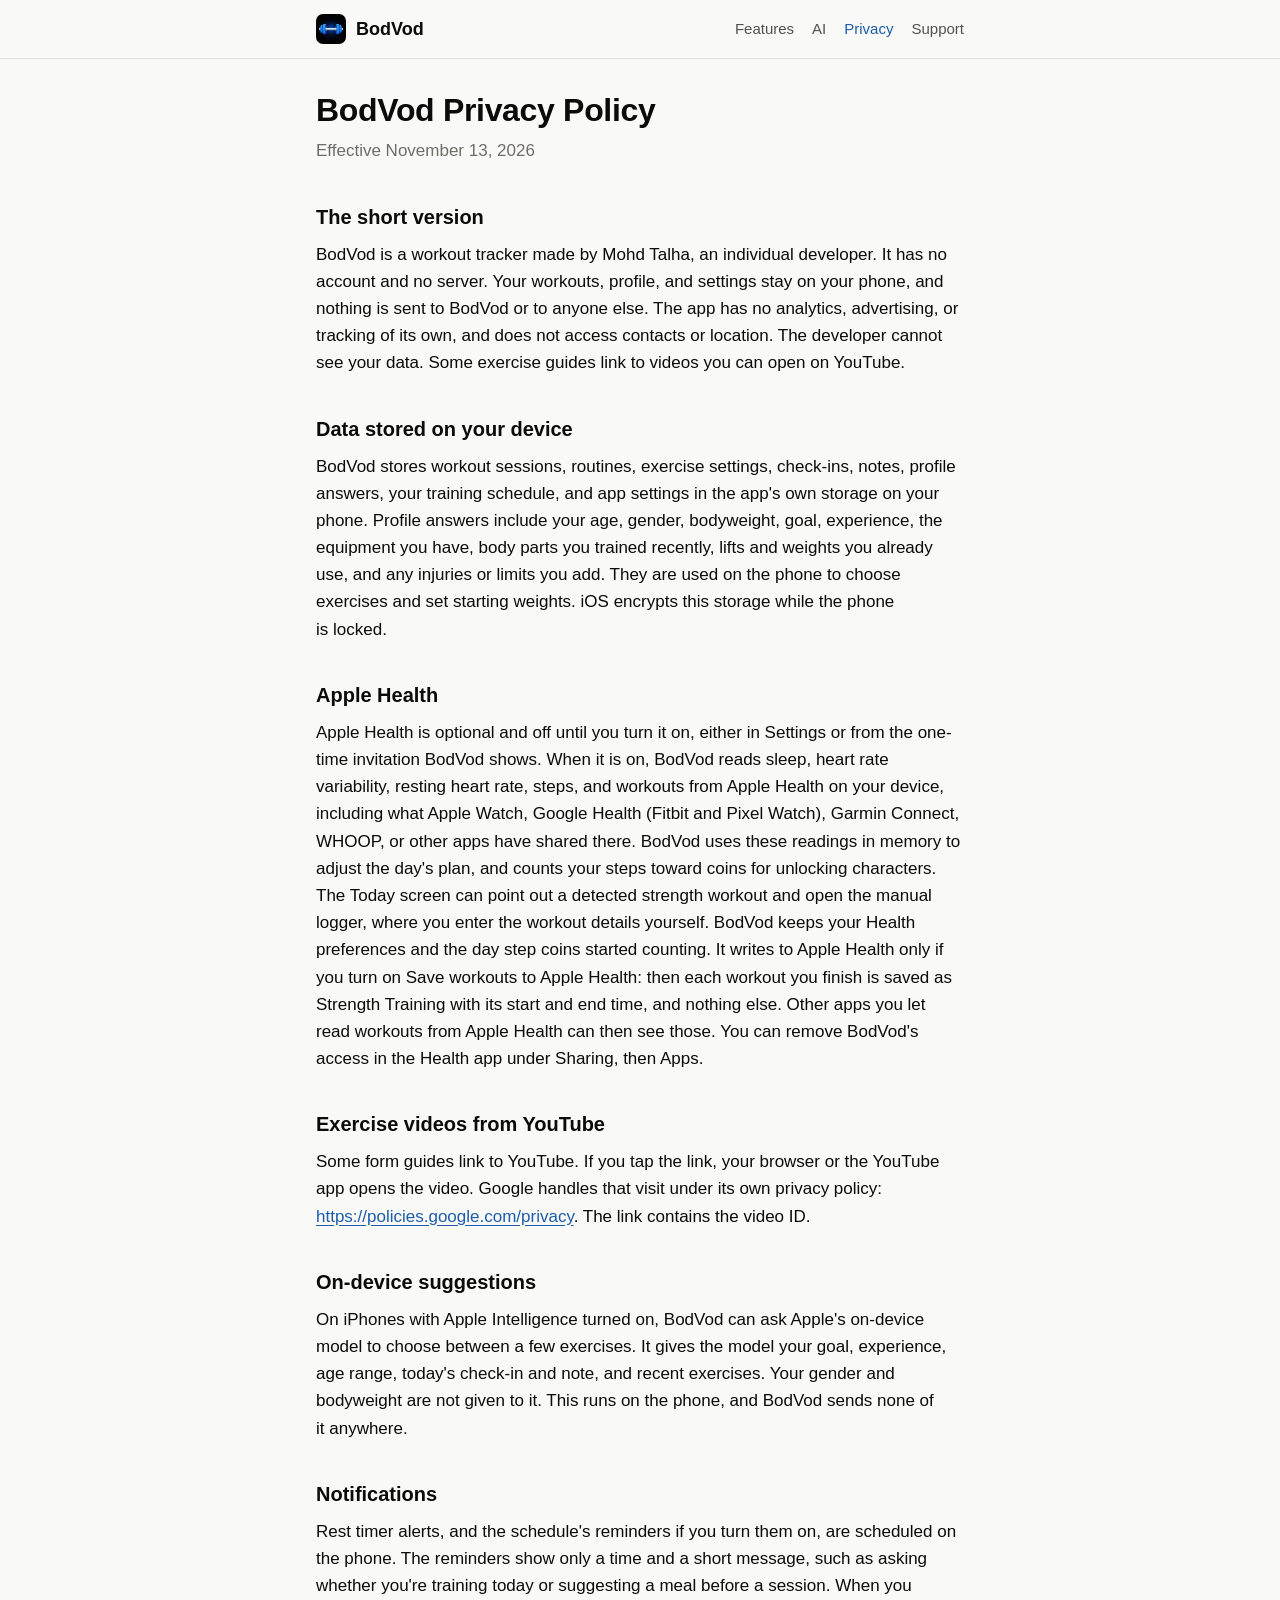
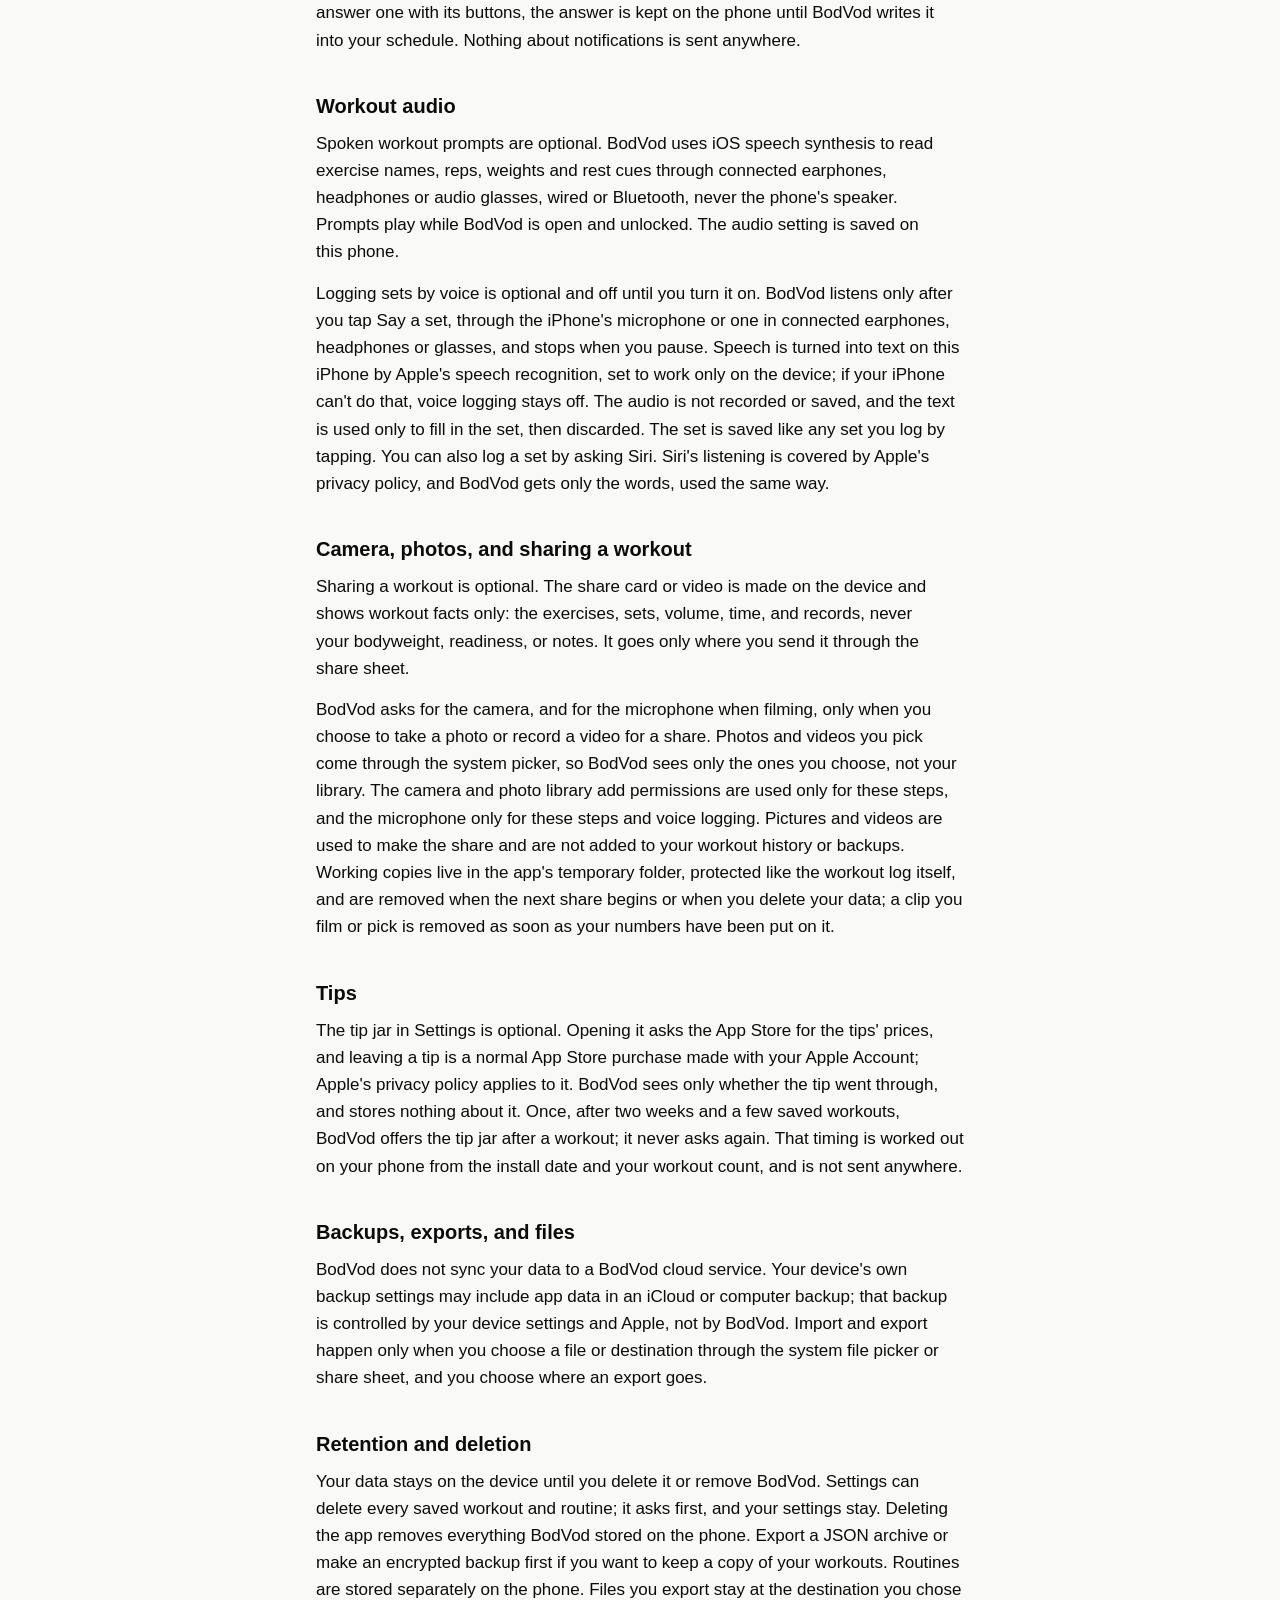
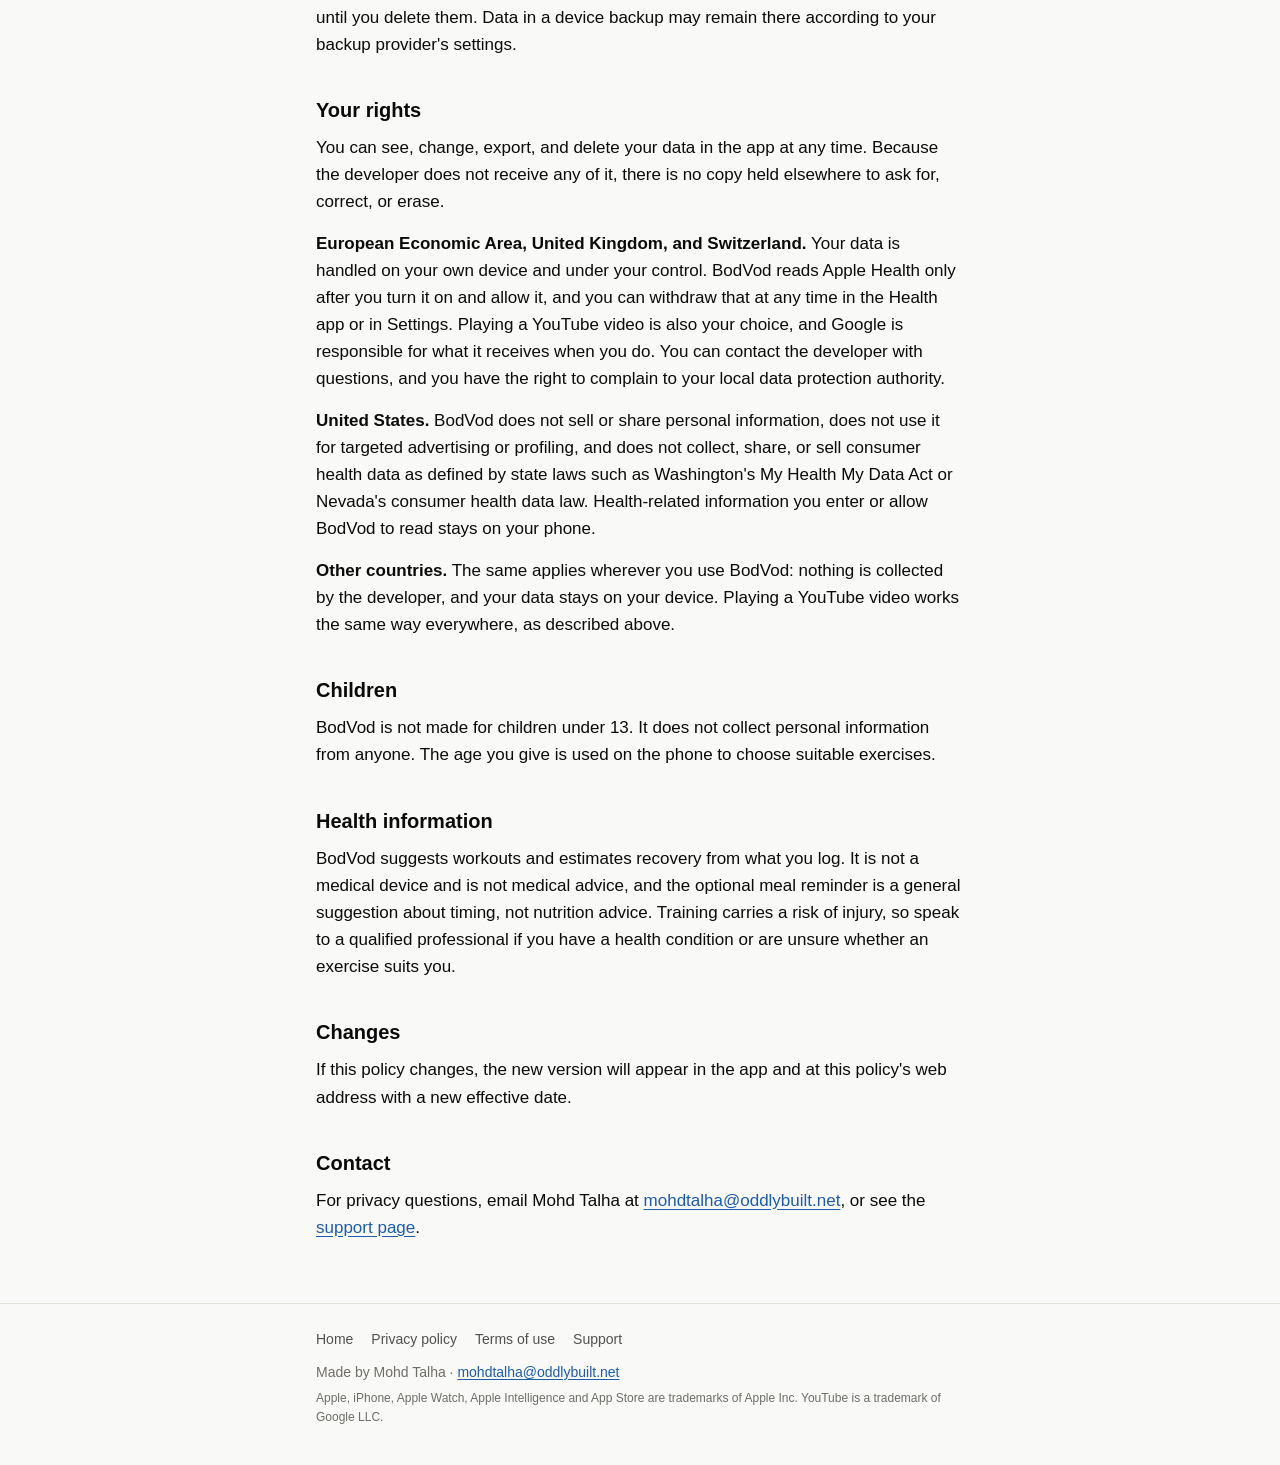
<file: privacy.html>
<!doctype html>
<html lang="en">
<head>
  <meta charset="utf-8">
  <meta name="viewport" content="width=device-width, initial-scale=1">
  <title>BodVod Privacy Policy</title>
  <meta name="description" content="How BodVod handles your data: no account, no server, and your workouts, profile and settings stay on your iPhone.">
  <link rel="canonical" href="https://taltrums.github.io/bodvod-site/privacy.html">
  <meta name="theme-color" content="#f9f9f7" media="(prefers-color-scheme: light)">
  <meta name="theme-color" content="#06070a" media="(prefers-color-scheme: dark)">
  <meta property="og:type" content="website">
  <meta property="og:site_name" content="BodVod">
  <meta property="og:title" content="BodVod Privacy Policy">
  <meta property="og:description" content="How BodVod handles your data: no account, no server, and your workouts, profile and settings stay on your iPhone.">
  <meta property="og:url" content="https://taltrums.github.io/bodvod-site/privacy.html">
  <meta property="og:image" content="https://taltrums.github.io/bodvod-site/og.png">
  <meta property="og:image:width" content="1200">
  <meta property="og:image:height" content="630">
  <meta property="og:image:alt" content="The BodVod app icon, a blue dumbbell, next to the words: A workout planner that explains every pick. Coming soon to the App Store.">
  <meta name="twitter:card" content="summary_large_image">
  <link rel="icon" type="image/png" sizes="192x192" href="icon.png">
  <link rel="apple-touch-icon" href="apple-touch-icon.png">
  <link rel="stylesheet" href="style.css">

</head>
<body class="">
  <a class="skip" href="#content">Skip to content</a>
  <header class="site-header">
    <div class="bar">
      <a class="brand" href="./"><img src="icon.png" alt="" width="30" height="30">BodVod</a>
      <nav aria-label="Site">
        <a href="./#features">Features</a>
        <a href="./#ai">AI</a>
        <a href="privacy.html" aria-current="page">Privacy</a>
        <a href="support.html">Support</a>
      </nav>
    </div>
  </header>
  <main id="content" class="page">
<h1>BodVod Privacy Policy</h1>
<p class="meta">Effective November 13, 2026</p>
<h2>The short version</h2>
<p>BodVod is a workout tracker made by Mohd Talha, an individual developer. It has no account and no server. Your workouts, profile, and settings stay on your phone, and nothing is sent to BodVod or to anyone else. The app has no analytics, advertising, or tracking of its own, and does not access contacts or location. The developer cannot see your data. Some exercise guides link to videos you can open on YouTube.</p>
<h2>Data stored on your device</h2>
<p>BodVod stores workout sessions, routines, exercise settings, check-ins, notes, profile answers, your training schedule, and app settings in the app's own storage on your phone. Profile answers include your age, gender, bodyweight, goal, experience, the equipment you have, body parts you trained recently, lifts and weights you already use, and any injuries or limits you add. They are used on the phone to choose exercises and set starting weights. iOS encrypts this storage while the phone is locked.</p>
<h2>Apple Health</h2>
<p>Apple Health is optional and off until you turn it on, either in Settings or from the one-time invitation BodVod shows. When it is on, BodVod reads sleep, heart rate variability, resting heart rate, steps, and workouts from Apple Health on your device, including what Apple Watch, Google Health (Fitbit and Pixel Watch), Garmin Connect, WHOOP, or other apps have shared there. BodVod uses these readings in memory to adjust the day's plan, and counts your steps toward coins for unlocking characters. The Today screen can point out a detected strength workout and open the manual logger, where you enter the workout details yourself. BodVod keeps your Health preferences and the day step coins started counting. It writes to Apple Health only if you turn on Save workouts to Apple Health: then each workout you finish is saved as Strength Training with its start and end time, and nothing else. Other apps you let read workouts from Apple Health can then see those. You can remove BodVod's access in the Health app under Sharing, then Apps.</p>
<h2>Exercise videos from YouTube</h2>
<p>Some form guides link to YouTube. If you tap the link, your browser or the YouTube app opens the video. Google handles that visit under its own privacy policy: <a href="https://policies.google.com/privacy">https://policies.google.com/privacy</a>. The link contains the video ID.</p>
<h2>On-device suggestions</h2>
<p>On iPhones with Apple Intelligence turned on, BodVod can ask Apple's on-device model to choose between a few exercises. It gives the model your goal, experience, age range, today's check-in and note, and recent exercises. Your gender and bodyweight are not given to it. This runs on the phone, and BodVod sends none of it anywhere.</p>
<h2>Notifications</h2>
<p>Rest timer alerts, and the schedule's reminders if you turn them on, are scheduled on the phone. The reminders show only a time and a short message, such as asking whether you're training today or suggesting a meal before a session. When you answer one with its buttons, the answer is kept on the phone until BodVod writes it into your schedule. Nothing about notifications is sent anywhere.</p>
<h2>Workout audio</h2>
<p>Spoken workout prompts are optional. BodVod uses iOS speech synthesis to read exercise names, reps, weights and rest cues through connected earphones, headphones or audio glasses, wired or Bluetooth, never the phone's speaker. Prompts play while BodVod is open and unlocked. The audio setting is saved on this phone.</p>
<p>Logging sets by voice is optional and off until you turn it on. BodVod listens only after you tap Say a set, through the iPhone's microphone or one in connected earphones, headphones or glasses, and stops when you pause. Speech is turned into text on this iPhone by Apple's speech recognition, set to work only on the device; if your iPhone can't do that, voice logging stays off. The audio is not recorded or saved, and the text is used only to fill in the set, then discarded. The set is saved like any set you log by tapping. You can also log a set by asking Siri. Siri's listening is covered by Apple's privacy policy, and BodVod gets only the words, used the same way.</p>
<h2>Camera, photos, and sharing a workout</h2>
<p>Sharing a workout is optional. The share card or video is made on the device and shows workout facts only: the exercises, sets, volume, time, and records, never your bodyweight, readiness, or notes. It goes only where you send it through the share sheet.</p>
<p>BodVod asks for the camera, and for the microphone when filming, only when you choose to take a photo or record a video for a share. Photos and videos you pick come through the system picker, so BodVod sees only the ones you choose, not your library. The camera and photo library add permissions are used only for these steps, and the microphone only for these steps and voice logging. Pictures and videos are used to make the share and are not added to your workout history or backups. Working copies live in the app's temporary folder, protected like the workout log itself, and are removed when the next share begins or when you delete your data; a clip you film or pick is removed as soon as your numbers have been put on it.</p>
<h2>Tips</h2>
<p>The tip jar in Settings is optional. Opening it asks the App Store for the tips' prices, and leaving a tip is a normal App Store purchase made with your Apple Account; Apple's privacy policy applies to it. BodVod sees only whether the tip went through, and stores nothing about it. Once, after two weeks and a few saved workouts, BodVod offers the tip jar after a workout; it never asks again. That timing is worked out on your phone from the install date and your workout count, and is not sent anywhere.</p>
<h2>Backups, exports, and files</h2>
<p>BodVod does not sync your data to a BodVod cloud service. Your device's own backup settings may include app data in an iCloud or computer backup; that backup is controlled by your device settings and Apple, not by BodVod. Import and export happen only when you choose a file or destination through the system file picker or share sheet, and you choose where an export goes.</p>
<h2>Retention and deletion</h2>
<p>Your data stays on the device until you delete it or remove BodVod. Settings can delete every saved workout and routine; it asks first, and your settings stay. Deleting the app removes everything BodVod stored on the phone. Export a JSON archive or make an encrypted backup first if you want to keep a copy of your workouts. Routines are stored separately on the phone. Files you export stay at the destination you chose until you delete them. Data in a device backup may remain there according to your backup provider's settings.</p>
<h2>Your rights</h2>
<p>You can see, change, export, and delete your data in the app at any time. Because the developer does not receive any of it, there is no copy held elsewhere to ask for, correct, or erase.</p>
<p><strong>European Economic Area, United Kingdom, and Switzerland.</strong> Your data is handled on your own device and under your control. BodVod reads Apple Health only after you turn it on and allow it, and you can withdraw that at any time in the Health app or in Settings. Playing a YouTube video is also your choice, and Google is responsible for what it receives when you do. You can contact the developer with questions, and you have the right to complain to your local data protection authority.</p>
<p><strong>United States.</strong> BodVod does not sell or share personal information, does not use it for targeted advertising or profiling, and does not collect, share, or sell consumer health data as defined by state laws such as Washington's My Health My Data Act or Nevada's consumer health data law. Health-related information you enter or allow BodVod to read stays on your phone.</p>
<p><strong>Other countries.</strong> The same applies wherever you use BodVod: nothing is collected by the developer, and your data stays on your device. Playing a YouTube video works the same way everywhere, as described above.</p>
<h2>Children</h2>
<p>BodVod is not made for children under 13. It does not collect personal information from anyone. The age you give is used on the phone to choose suitable exercises.</p>
<h2>Health information</h2>
<p>BodVod suggests workouts and estimates recovery from what you log. It is not a medical device and is not medical advice, and the optional meal reminder is a general suggestion about timing, not nutrition advice. Training carries a risk of injury, so speak to a qualified professional if you have a health condition or are unsure whether an exercise suits you.</p>
<h2>Changes</h2>
<p>If this policy changes, the new version will appear in the app and at this policy's web address with a new effective date.</p>
<h2>Contact</h2>
<p>For privacy questions, email Mohd Talha at <a href="mailto:mohdtalha@oddlybuilt.net">mohdtalha@oddlybuilt.net</a>, or see the <a href="support.html">support page</a>.</p>
  </main>
  <footer class="site-footer">
    <div class="bar">
      <nav aria-label="Footer">
        <a href="./">Home</a>
        <a href="privacy.html">Privacy policy</a>
        <a href="terms.html">Terms of use</a>
        <a href="support.html">Support</a>
      </nav>
      <p>Made by Mohd Talha · <a href="mailto:mohdtalha@oddlybuilt.net">mohdtalha@oddlybuilt.net</a></p>
      <p class="small">Apple, iPhone, Apple Watch, Apple Intelligence and App Store are trademarks of Apple Inc. YouTube is a trademark of Google LLC.</p>
    </div>
  </footer>
</body>
</html>
</file>
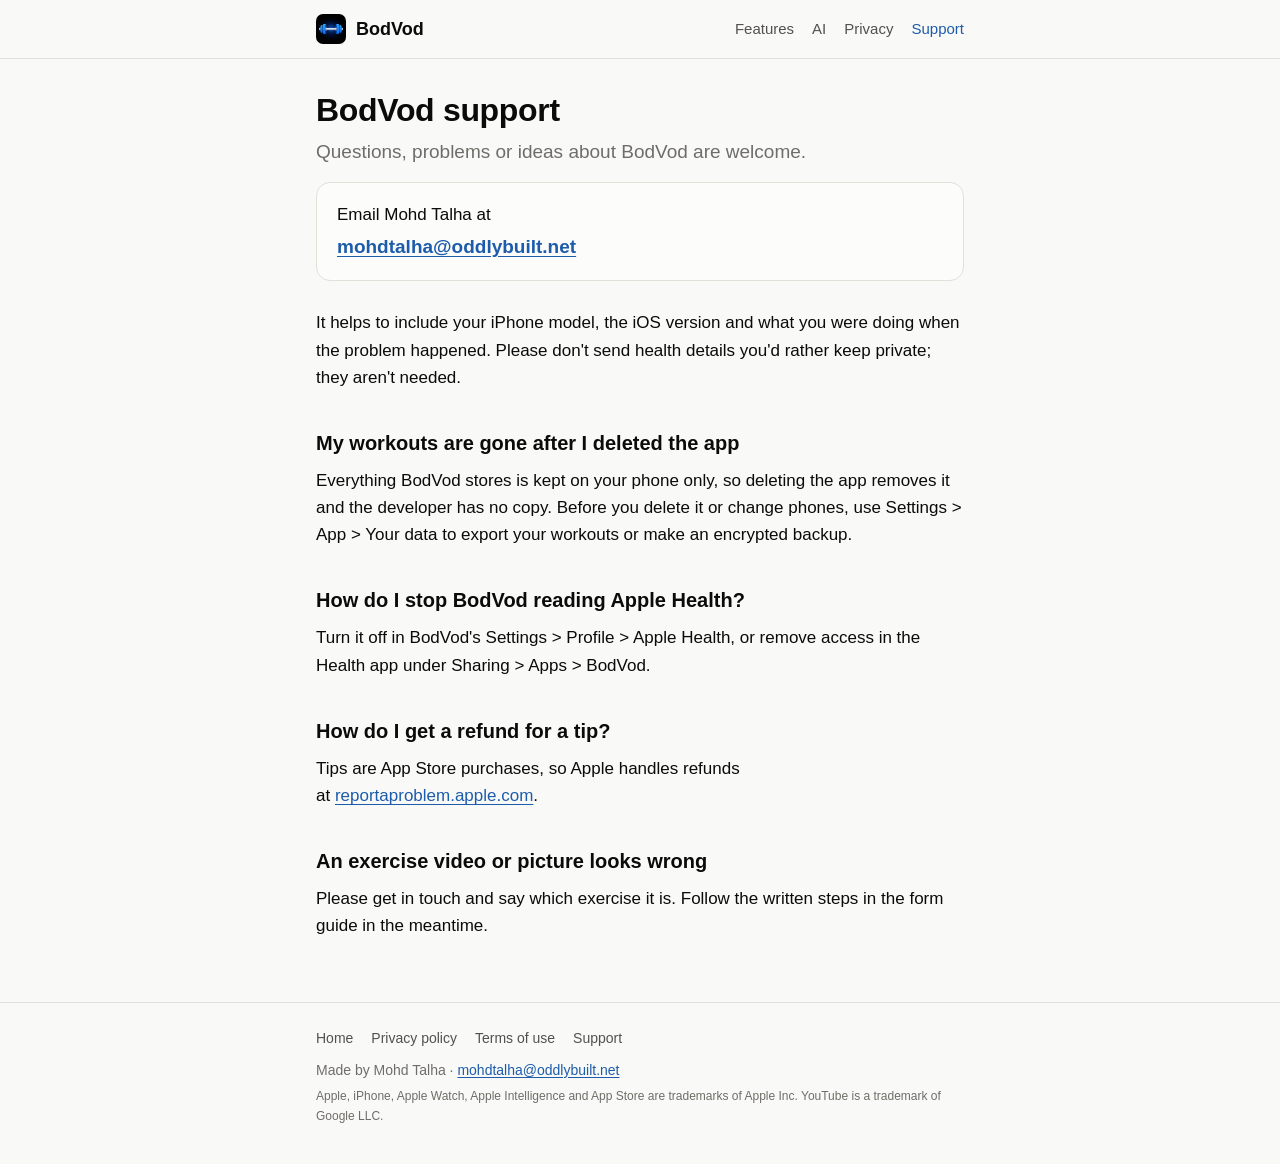
<file: support.html>
<!doctype html>
<html lang="en">
<head>
  <meta charset="utf-8">
  <meta name="viewport" content="width=device-width, initial-scale=1">
  <title>BodVod support</title>
  <meta name="description" content="Get help with BodVod: how to reach the developer, and answers about backups, Apple Health, tips and exercise videos.">
  <link rel="canonical" href="https://taltrums.github.io/bodvod-site/support.html">
  <meta name="theme-color" content="#f9f9f7" media="(prefers-color-scheme: light)">
  <meta name="theme-color" content="#06070a" media="(prefers-color-scheme: dark)">
  <meta property="og:type" content="website">
  <meta property="og:site_name" content="BodVod">
  <meta property="og:title" content="BodVod support">
  <meta property="og:description" content="Get help with BodVod: how to reach the developer, and answers about backups, Apple Health, tips and exercise videos.">
  <meta property="og:url" content="https://taltrums.github.io/bodvod-site/support.html">
  <meta property="og:image" content="https://taltrums.github.io/bodvod-site/og.png">
  <meta property="og:image:width" content="1200">
  <meta property="og:image:height" content="630">
  <meta property="og:image:alt" content="The BodVod app icon, a blue dumbbell, next to the words: A workout planner that explains every pick. Coming soon to the App Store.">
  <meta name="twitter:card" content="summary_large_image">
  <link rel="icon" type="image/png" sizes="192x192" href="icon.png">
  <link rel="apple-touch-icon" href="apple-touch-icon.png">
  <link rel="stylesheet" href="style.css">

</head>
<body class="">
  <a class="skip" href="#content">Skip to content</a>
  <header class="site-header">
    <div class="bar">
      <a class="brand" href="./"><img src="icon.png" alt="" width="30" height="30">BodVod</a>
      <nav aria-label="Site">
        <a href="./#features">Features</a>
        <a href="./#ai">AI</a>
        <a href="privacy.html">Privacy</a>
        <a href="support.html" aria-current="page">Support</a>
      </nav>
    </div>
  </header>
  <main id="content" class="page">
<h1>BodVod support</h1>
<p class="lead">Questions, problems or ideas about BodVod are welcome.</p>
<div class="contact">
  <p>Email Mohd Talha at</p>
  <a href="mailto:mohdtalha@oddlybuilt.net">mohdtalha@oddlybuilt.net</a>
</div>
<p>It helps to include your iPhone model, the iOS version and what you were doing when the problem happened. Please don't send health details you'd rather keep private; they aren't needed.</p>

<h2>My workouts are gone after I deleted the app</h2>
<p>Everything BodVod stores is kept on your phone only, so deleting the app removes it and the developer has no copy. Before you delete it or change phones, use Settings &gt; App &gt; Your data to export your workouts or make an encrypted backup.</p>

<h2>How do I stop BodVod reading Apple Health?</h2>
<p>Turn it off in BodVod's Settings &gt; Profile &gt; Apple Health, or remove access in the Health app under Sharing &gt; Apps &gt; BodVod.</p>

<h2>How do I get a refund for a tip?</h2>
<p>Tips are App Store purchases, so Apple handles refunds at <a href="https://reportaproblem.apple.com">reportaproblem.apple.com</a>.</p>

<h2>An exercise video or picture looks wrong</h2>
<p>Please get in touch and say which exercise it is. Follow the written steps in the form guide in the meantime.</p>

  </main>
  <footer class="site-footer">
    <div class="bar">
      <nav aria-label="Footer">
        <a href="./">Home</a>
        <a href="privacy.html">Privacy policy</a>
        <a href="terms.html">Terms of use</a>
        <a href="support.html">Support</a>
      </nav>
      <p>Made by Mohd Talha · <a href="mailto:mohdtalha@oddlybuilt.net">mohdtalha@oddlybuilt.net</a></p>
      <p class="small">Apple, iPhone, Apple Watch, Apple Intelligence and App Store are trademarks of Apple Inc. YouTube is a trademark of Google LLC.</p>
    </div>
  </footer>
</body>
</html>
</file>
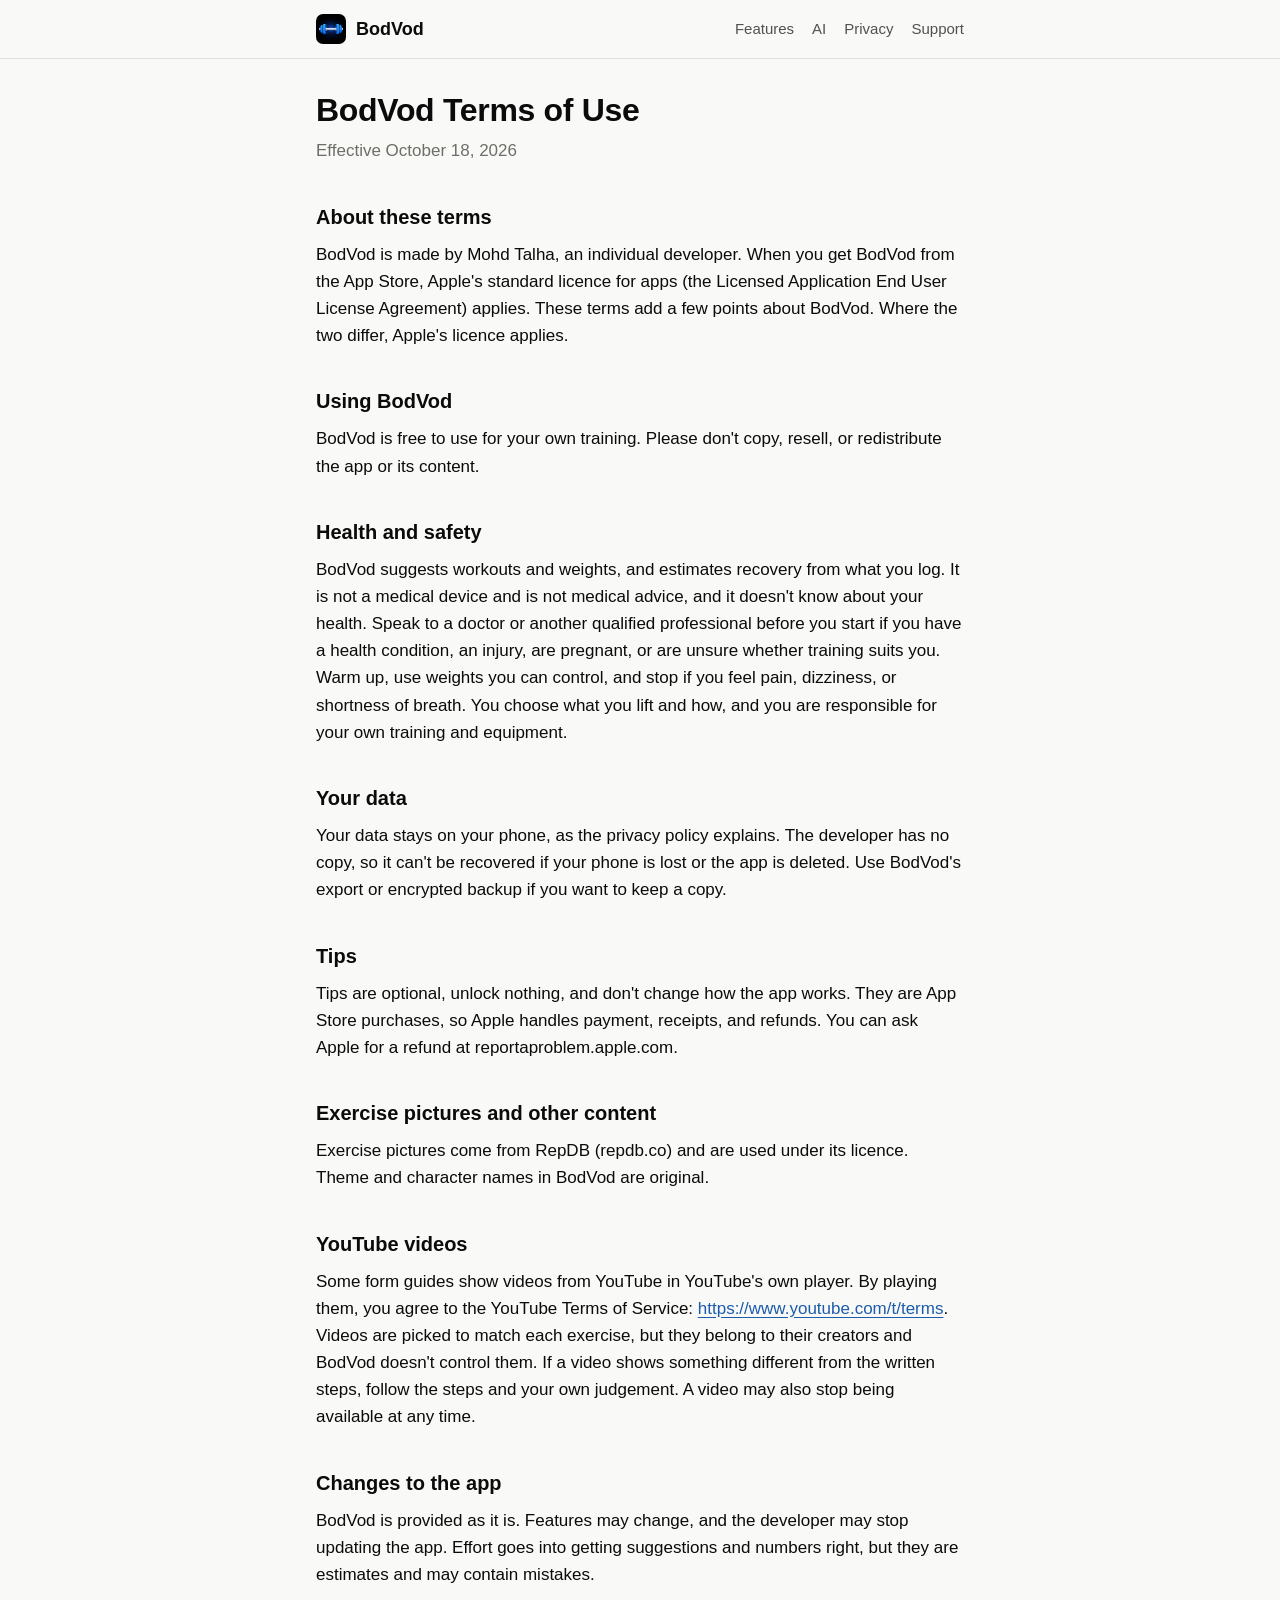
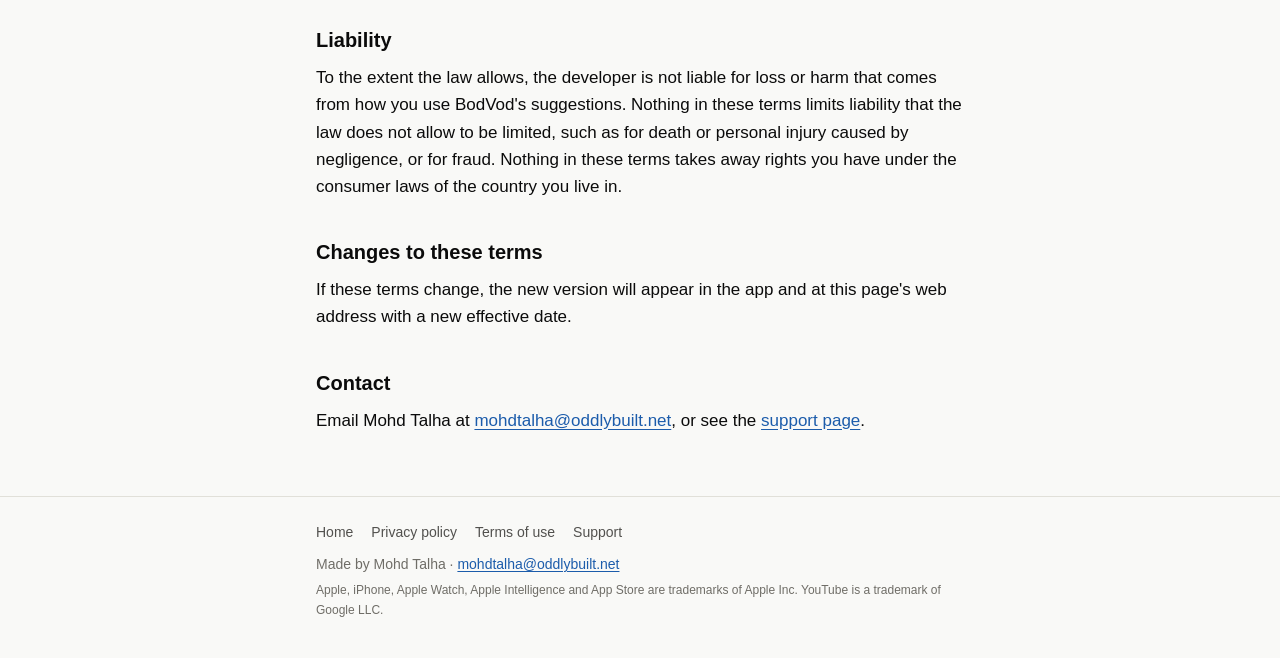
<file: terms.html>
<!doctype html>
<html lang="en">
<head>
  <meta charset="utf-8">
  <meta name="viewport" content="width=device-width, initial-scale=1">
  <title>BodVod Terms of Use</title>
  <meta name="description" content="The terms for using BodVod, the workout planner and tracker for iPhone, alongside Apple&#x27;s standard licence for apps.">
  <link rel="canonical" href="https://taltrums.github.io/bodvod-site/terms.html">
  <meta name="theme-color" content="#f9f9f7" media="(prefers-color-scheme: light)">
  <meta name="theme-color" content="#06070a" media="(prefers-color-scheme: dark)">
  <meta property="og:type" content="website">
  <meta property="og:site_name" content="BodVod">
  <meta property="og:title" content="BodVod Terms of Use">
  <meta property="og:description" content="The terms for using BodVod, the workout planner and tracker for iPhone, alongside Apple&#x27;s standard licence for apps.">
  <meta property="og:url" content="https://taltrums.github.io/bodvod-site/terms.html">
  <meta property="og:image" content="https://taltrums.github.io/bodvod-site/og.png">
  <meta property="og:image:width" content="1200">
  <meta property="og:image:height" content="630">
  <meta property="og:image:alt" content="The BodVod app icon, a blue dumbbell, next to the words: A workout planner that explains every pick. Coming soon to the App Store.">
  <meta name="twitter:card" content="summary_large_image">
  <link rel="icon" type="image/png" sizes="192x192" href="icon.png">
  <link rel="apple-touch-icon" href="apple-touch-icon.png">
  <link rel="stylesheet" href="style.css">

</head>
<body class="">
  <a class="skip" href="#content">Skip to content</a>
  <header class="site-header">
    <div class="bar">
      <a class="brand" href="./"><img src="icon.png" alt="" width="30" height="30">BodVod</a>
      <nav aria-label="Site">
        <a href="./#features">Features</a>
        <a href="./#ai">AI</a>
        <a href="privacy.html">Privacy</a>
        <a href="support.html">Support</a>
      </nav>
    </div>
  </header>
  <main id="content" class="page">
<h1>BodVod Terms of Use</h1>
<p class="meta">Effective October 18, 2026</p>
<h2>About these terms</h2>
<p>BodVod is made by Mohd Talha, an individual developer. When you get BodVod from the App Store, Apple's standard licence for apps (the Licensed Application End User License Agreement) applies. These terms add a few points about BodVod. Where the two differ, Apple's licence applies.</p>
<h2>Using BodVod</h2>
<p>BodVod is free to use for your own training. Please don't copy, resell, or redistribute the app or its content.</p>
<h2>Health and safety</h2>
<p>BodVod suggests workouts and weights, and estimates recovery from what you log. It is not a medical device and is not medical advice, and it doesn't know about your health. Speak to a doctor or another qualified professional before you start if you have a health condition, an injury, are pregnant, or are unsure whether training suits you. Warm up, use weights you can control, and stop if you feel pain, dizziness, or shortness of breath. You choose what you lift and how, and you are responsible for your own training and equipment.</p>
<h2>Your data</h2>
<p>Your data stays on your phone, as the privacy policy explains. The developer has no copy, so it can't be recovered if your phone is lost or the app is deleted. Use BodVod's export or encrypted backup if you want to keep a copy.</p>
<h2>Tips</h2>
<p>Tips are optional, unlock nothing, and don't change how the app works. They are App Store purchases, so Apple handles payment, receipts, and refunds. You can ask Apple for a refund at reportaproblem.apple.com.</p>
<h2>Exercise pictures and other content</h2>
<p>Exercise pictures come from RepDB (repdb.co) and are used under its licence. Theme and character names in BodVod are original.</p>
<h2>YouTube videos</h2>
<p>Some form guides show videos from YouTube in YouTube's own player. By playing them, you agree to the YouTube Terms of Service: <a href="https://www.youtube.com/t/terms">https://www.youtube.com/t/terms</a>. Videos are picked to match each exercise, but they belong to their creators and BodVod doesn't control them. If a video shows something different from the written steps, follow the steps and your own judgement. A video may also stop being available at any time.</p>
<h2>Changes to the app</h2>
<p>BodVod is provided as it is. Features may change, and the developer may stop updating the app. Effort goes into getting suggestions and numbers right, but they are estimates and may contain mistakes.</p>
<h2>Liability</h2>
<p>To the extent the law allows, the developer is not liable for loss or harm that comes from how you use BodVod's suggestions. Nothing in these terms limits liability that the law does not allow to be limited, such as for death or personal injury caused by negligence, or for fraud. Nothing in these terms takes away rights you have under the consumer laws of the country you live in.</p>
<h2>Changes to these terms</h2>
<p>If these terms change, the new version will appear in the app and at this page's web address with a new effective date.</p>
<h2>Contact</h2>
<p>Email Mohd Talha at <a href="mailto:mohdtalha@oddlybuilt.net">mohdtalha@oddlybuilt.net</a>, or see the <a href="support.html">support page</a>.</p>
  </main>
  <footer class="site-footer">
    <div class="bar">
      <nav aria-label="Footer">
        <a href="./">Home</a>
        <a href="privacy.html">Privacy policy</a>
        <a href="terms.html">Terms of use</a>
        <a href="support.html">Support</a>
      </nav>
      <p>Made by Mohd Talha · <a href="mailto:mohdtalha@oddlybuilt.net">mohdtalha@oddlybuilt.net</a></p>
      <p class="small">Apple, iPhone, Apple Watch, Apple Intelligence and App Store are trademarks of Apple Inc. YouTube is a trademark of Google LLC.</p>
    </div>
  </footer>
</body>
</html>
</file>
<file: style.css>
/* BodVod's public pages. The colours are the app's own: Daylight in light mode and
   Midnight in dark mode, with the same accent and the same "System" glow on quest
   windows. Both palettes pass WCAG AA in the app, and the text colours here are the
   app's text colours on the same backgrounds. */

:root {
  color-scheme: light dark;
  --plane: #f9f9f7;
  --surface: #fcfcfb;
  --raised: #f3f3f0;
  --ink: #0b0b0b;
  --ink-2: #52514e;
  --muted: #6f6d67;
  --line: #e1e0d9;
  --accent: #2674d2;
  --accent-ink: #1c5cab;
  --on-accent: #ffffff;
  --system: #007c91;
  /* The glow colour as text: a step darker in light mode, to stay above 4.5:1 on the
     tinted window. */
  --system-ink: #006b7d;
  --glow: rgb(0 124 145 / 0.05);
  --card-shadow: 0 1px 2px rgb(20 20 10 / 0.04), 0 6px 20px rgb(20 20 10 / 0.05);
  --width: 680px;
  --wide: 1120px;
}

@media (prefers-color-scheme: dark) {
  :root {
    --plane: #06070a;
    --surface: #0e1116;
    --raised: #151a21;
    --ink: #f3f6fa;
    --ink-2: #a6b0bf;
    --muted: #788495;
    --line: #1d2430;
    --accent: #2575d1;
    --accent-ink: #6da7ec;
    --system: #5cc8ff;
    --system-ink: #5cc8ff;
    --glow: rgb(92 200 255 / 0.07);
    --card-shadow: none;
  }
}

* { box-sizing: border-box; }

html { -webkit-text-size-adjust: 100%; scroll-behavior: smooth; scroll-padding-top: 16px; }

@media (prefers-reduced-motion: reduce) {
  html { scroll-behavior: auto; }
}

body {
  margin: 0;
  background: var(--plane);
  color: var(--ink);
  font: 17px/1.6 -apple-system, BlinkMacSystemFont, "SF Pro Text", "Segoe UI", Roboto,
    "Helvetica Neue", Arial, sans-serif;
}

a { color: var(--accent-ink); text-underline-offset: 0.15em; }
h1, h2, h3 { text-wrap: balance; }
p, li { text-wrap: pretty; }
a:focus-visible, summary:focus-visible { outline: 3px solid var(--accent); outline-offset: 3px; border-radius: 6px; }
img { max-width: 100%; height: auto; }
code { font: 15px ui-monospace, SFMono-Regular, Menlo, monospace; }
.sprite { position: absolute; width: 0; height: 0; overflow: hidden; }
.i { fill: none; stroke: currentColor; stroke-width: 1.8; stroke-linecap: round; stroke-linejoin: round; }

.skip {
  position: absolute; left: 16px; top: -48px; z-index: 2;
  background: var(--accent); color: var(--on-accent); padding: 8px 14px; border-radius: 10px;
  font-weight: 600; text-decoration: none;
}
.skip:focus { top: 12px; }

/* Header and footer, shared by every page. */

.site-header { border-bottom: 1px solid var(--line); }
.site-header .bar, .site-footer .bar {
  max-width: var(--width); margin: 0 auto; padding: 0 16px;
}
.site-header .bar {
  display: flex; align-items: center; gap: 8px 20px; flex-wrap: wrap;
  padding-top: 14px; padding-bottom: 14px;
}
.brand {
  display: flex; align-items: center; gap: 10px; margin-right: auto;
  color: var(--ink); font-weight: 700; font-size: 18px; text-decoration: none;
}
.brand img { width: 30px; height: 30px; border-radius: 7px; }
.site-header nav { display: flex; gap: 18px; flex-wrap: wrap; }
.site-header nav a { color: var(--ink-2); font-weight: 500; font-size: 15px; text-decoration: none; }
.site-header nav a:hover { color: var(--ink); }
.site-header nav a[aria-current="page"] { color: var(--accent-ink); }

.site-footer { border-top: 1px solid var(--line); color: var(--muted); font-size: 14px; }
.site-footer .bar { padding-top: 24px; padding-bottom: 32px; }
.site-footer nav { display: flex; gap: 6px 18px; flex-wrap: wrap; margin-bottom: 10px; }
.site-footer nav a { color: var(--ink-2); text-decoration: none; }
.site-footer p { margin: 0 0 6px; }
.site-footer .small { font-size: 12px; }

/* The policy, terms and support pages. */

main.page { max-width: var(--width); margin: 0 auto; padding: 32px 16px 48px; }
.page h1 { font-size: 32px; line-height: 1.2; margin: 0 0 8px; letter-spacing: -0.01em; }
.page h2 { font-size: 20px; margin: 36px 0 8px; }
.page p { margin: 0 0 14px; }
.meta, .lead { color: var(--muted); }
.lead { font-size: 19px; margin-bottom: 28px; }
.app-icon { width: 96px; height: 96px; border-radius: 22px; display: block; margin-bottom: 20px; }
.contact {
  border: 1px solid var(--line); border-radius: 14px; padding: 18px 20px; margin: 8px 0 28px;
  background: var(--surface);
}
.contact p { margin: 0 0 4px; }
.contact a { font-size: 19px; font-weight: 600; overflow-wrap: anywhere; }

/* The home page. */

.home .site-header .bar, .home .site-footer .bar { max-width: var(--wide); }
.wrap { max-width: var(--wide); margin: 0 auto; padding: 0 16px; }

.soon {
  display: inline-flex; align-items: center; gap: 8px; margin: 0 0 20px;
  padding: 6px 14px 6px 12px; border-radius: 999px;
  border: 1px solid var(--line); background: var(--surface);
  color: var(--ink); font-size: 14px; font-weight: 600;
}
.soon .dot {
  width: 8px; height: 8px; border-radius: 50%; background: var(--system);
  box-shadow: 0 0 0 4px var(--glow);
}

.hero { padding: 56px 0 40px; }
.hero .wrap { display: grid; gap: 48px; align-items: center; }
.hero h1 {
  font-size: clamp(38px, 7vw, 62px); line-height: 1.05; letter-spacing: -0.025em;
  margin: 0 0 20px; font-weight: 750;
}
.hero .lead { font-size: clamp(18px, 2.2vw, 21px); line-height: 1.5; color: var(--ink-2); margin: 0 0 24px; max-width: 34em; }
.facts { list-style: none; padding: 0; margin: 0 0 28px; display: flex; flex-wrap: wrap; gap: 8px; }
.facts li {
  font-size: 14px; font-weight: 600; color: var(--ink-2);
  padding: 4px 12px; border-radius: 999px; background: var(--raised);
}
.actions { display: flex; flex-wrap: wrap; align-items: center; gap: 12px 20px; margin: 0; }
.button {
  display: inline-flex; align-items: center; justify-content: center; min-height: 48px;
  padding: 0 22px; border-radius: 14px; background: var(--accent); color: var(--on-accent);
  font-weight: 600; text-decoration: none;
}
.button:hover { filter: brightness(1.06); }
.actions .text-link { font-weight: 600; text-decoration: none; }
.actions .text-link:hover { text-decoration: underline; }

@media (min-width: 900px) {
  .hero { padding: 72px 0 56px; }
  .hero .wrap { grid-template-columns: minmax(0, 1.1fr) minmax(0, 0.9fr); gap: 56px; }
}

/* An illustration of Today, always in Midnight, the app's default theme. */

.phone {
  --m-plane: #06070a; --m-surface: #0e1116; --m-raised: #151a21; --m-ink: #f3f6fa;
  --m-ink-2: #a6b0bf; --m-muted: #788495; --m-line: #1d2430; --m-accent: #2575d1;
  --m-system: #5cc8ff; --m-good: #0ca30c;
  width: min(100%, 340px); margin: 0 auto; padding: 10px; border-radius: 48px;
  background: #1b1f26; box-shadow: 0 0 0 1px #2a303a, 0 30px 60px -20px rgb(0 0 0 / 0.45);
}
.screen {
  position: relative; overflow: hidden; border-radius: 39px; background: var(--m-plane);
  color: var(--m-ink); padding: 14px 14px 0; font-size: 13px; line-height: 1.35;
  aspect-ratio: 9 / 19.5;
  display: flex; flex-direction: column; gap: 10px;
}
.screen .status { display: flex; justify-content: space-between; align-items: center; padding: 2px 14px 4px; font-size: 13px; font-weight: 600; }
.screen .status i { width: 86px; height: 24px; border-radius: 14px; background: #000; display: block; }
.screen .status b { width: 38px; height: 11px; border-radius: 3px; display: block; background: linear-gradient(90deg, var(--m-ink) 72%, var(--m-muted) 0); opacity: 0.85; }
.screen .title { font-size: 26px; font-weight: 700; letter-spacing: -0.01em; margin: 2px 2px 0; }
.screen .date { color: var(--m-muted); font-size: 12px; font-weight: 500; margin: -8px 2px 0; }

.quest {
  position: relative; padding: 12px; border-radius: 8px;
  background: linear-gradient(rgb(92 200 255 / 0.07), rgb(92 200 255 / 0.07)), var(--m-surface);
  border: 1px solid rgb(92 200 255 / 0.45);
  box-shadow: 0 0 14px rgb(92 200 255 / 0.22);
}
.brackets::after {
  content: ""; position: absolute; inset: -1px; pointer-events: none;
  --b: var(--bracket, var(--system)); --l: 14px; --w: 2px;
  background:
    linear-gradient(var(--b), var(--b)) top left / var(--l) var(--w),
    linear-gradient(var(--b), var(--b)) top left / var(--w) var(--l),
    linear-gradient(var(--b), var(--b)) top right / var(--l) var(--w),
    linear-gradient(var(--b), var(--b)) top right / var(--w) var(--l),
    linear-gradient(var(--b), var(--b)) bottom left / var(--l) var(--w),
    linear-gradient(var(--b), var(--b)) bottom left / var(--w) var(--l),
    linear-gradient(var(--b), var(--b)) bottom right / var(--l) var(--w),
    linear-gradient(var(--b), var(--b)) bottom right / var(--w) var(--l);
  background-repeat: no-repeat;
}
.quest.brackets { --bracket: var(--m-system); }
.sys-label {
  display: flex; align-items: center; gap: 6px; margin: 0 0 8px; color: var(--m-system);
  font: 700 10px/1 ui-monospace, SFMono-Regular, Menlo, monospace; letter-spacing: 0.18em;
}
.sys-label svg { width: 12px; height: 12px; }
.quest .count { display: flex; align-items: baseline; gap: 6px; margin: 0; }
.quest .count strong { font-size: 34px; line-height: 1; font-weight: 700; }
.quest .count span { font-size: 16px; font-weight: 600; color: var(--m-ink-2); }
.quest .count em { margin-left: auto; font-style: normal; font-weight: 600; color: var(--m-ink-2); display: flex; align-items: center; gap: 4px; }
.quest .count em svg { width: 13px; height: 13px; }
.quest .sub { color: var(--m-muted); margin: 4px 0 10px; }
.m-primary, .m-secondary {
  display: flex; align-items: center; justify-content: center; gap: 6px; border-radius: 12px;
  font-weight: 600; font-size: 14px;
}
.m-primary { background: var(--m-accent); color: #fff; height: 40px; }
.m-primary svg { width: 12px; height: 12px; }
.m-secondary { background: var(--m-raised); color: #6da7ec; height: 36px; margin-top: 6px; }
.screen .section { font-size: 15px; font-weight: 700; margin: 2px 2px -4px; }
.screen .section small { display: block; font-size: 11px; font-weight: 400; color: var(--m-muted); }
.lift { background: var(--m-surface); border: 1px solid var(--m-line); border-radius: 14px; padding: 10px 12px; }
.lift p { margin: 0; }
.lift .name { font-weight: 600; font-size: 14px; }
.lift .rx { font-size: 17px; font-weight: 700; margin: 2px 0 6px; }
.lift .rx span { font-size: 12px; font-weight: 600; color: var(--m-good); margin-left: 6px; }
.chip {
  display: inline-flex; align-items: center; gap: 4px; padding: 3px 9px; border-radius: 999px;
  background: rgb(12 163 12 / 0.14); color: var(--m-good); font-size: 11px; font-weight: 600;
}
.chip svg { width: 11px; height: 11px; }
.chip.repeat { background: rgb(250 178 25 / 0.14); color: #fab219; }
/* Like the real tab bar, it sits over the list, which carries on underneath. */
.screen .tabs {
  position: absolute; left: 0; right: 0; bottom: 0;
  display: flex; justify-content: space-around; padding: 8px 4px 18px;
  border-top: 1px solid var(--m-line); background: rgb(14 17 22 / 0.9);
  -webkit-backdrop-filter: blur(10px); backdrop-filter: blur(10px);
  font-size: 9px; color: var(--m-muted);
}
.screen .tabs span { display: flex; flex-direction: column; align-items: center; gap: 3px; }
.screen .tabs span::before { content: ""; width: 18px; height: 18px; border-radius: 6px; background: currentColor; opacity: 0.35; }
.screen .tabs .on { color: var(--m-accent); }
.screen .tabs .on::before { opacity: 1; }
.hero-art figcaption { text-align: center; color: var(--muted); font-size: 13px; margin-top: 14px; }
.tour { margin: 0 auto 8px; padding: 0 16px; }
.tour img { display: block; width: 100%; height: auto; border-radius: 18px; border: 1px solid var(--line); }
.tour figcaption { text-align: center; color: var(--muted); font-size: 13px; margin-top: 12px; }
.hero-art { margin: 0; }

/* Sections. */

.band { padding: 56px 0; border-top: 1px solid var(--line); }
.band > .wrap > header { max-width: 40em; margin-bottom: 28px; }
.band h2 { font-size: clamp(28px, 4.2vw, 40px); line-height: 1.12; letter-spacing: -0.02em; margin: 0 0 12px; }
.band header p { color: var(--ink-2); font-size: 18px; margin: 0; }
.kicker {
  display: block; margin-bottom: 10px; color: var(--accent-ink);
  font-size: 13px; font-weight: 700; letter-spacing: 0.08em; text-transform: uppercase;
}

.grid { list-style: none; padding: 0; margin: 0; display: grid; gap: 12px; }
@media (min-width: 640px) { .grid { grid-template-columns: repeat(2, minmax(0, 1fr)); } }
@media (min-width: 980px) { .grid { grid-template-columns: repeat(3, minmax(0, 1fr)); } }
@media (min-width: 980px) { .grid.four { grid-template-columns: repeat(4, minmax(0, 1fr)); } }
.card {
  background: var(--surface); border: 1px solid var(--line); border-radius: 16px;
  padding: 20px; box-shadow: var(--card-shadow);
}
.card h3 { font-size: 18px; line-height: 1.3; margin: 12px 0 6px; }
.card p { margin: 0; color: var(--ink-2); font-size: 16px; line-height: 1.55; }
.icon {
  width: 40px; height: 40px; border-radius: 11px; display: grid; place-items: center;
  background: var(--raised); color: var(--accent-ink);
}
.icon svg { width: 22px; height: 22px; }
.card ul { margin: 0; padding-left: 20px; color: var(--ink-2); font-size: 16px; line-height: 1.55; }
.card ul li { margin-bottom: 6px; }
.card ul li:last-child { margin-bottom: 0; }
@media (min-width: 640px) { .grid.two { grid-template-columns: repeat(2, minmax(0, 1fr)); } }
.card .soon-note { display: inline-block; margin-top: 10px; font-size: 13px; color: var(--muted); }

/* The training characters. build.py draws them from the app's own drawing code, on
   Midnight like Today, so they look the same in light and dark mode. */

.cast { list-style: none; padding: 0; margin: 0; display: grid; gap: 12px; grid-template-columns: repeat(2, minmax(0, 1fr)); }
@media (min-width: 860px) { .cast { grid-template-columns: repeat(4, minmax(0, 1fr)); } }
.cast > li {
  background: var(--surface); border: 1px solid var(--line); border-radius: 16px;
  padding: 8px 8px 16px; box-shadow: var(--card-shadow);
}
.stage { background: #0e1116; border-radius: 10px; padding: 14px 0 10px; overflow: hidden; }
/* The glow behind each character reaches past its box, so let it fade out naturally
   instead of ending in a straight edge. */
.figure { display: block; width: 100%; height: auto; overflow: visible; }
.stage .figure { max-width: 128px; margin: 0 auto; }
.cast h3 { font-size: 17px; margin: 12px 8px 2px; }
.cast p { font-size: 15px; line-height: 1.45; color: var(--ink-2); margin: 0 8px; }

.ranks {
  margin: 12px 0; padding: 22px 12px 16px; border-radius: 16px; overflow: hidden;
  background: #0e1116; border: 1px solid #1d2430; color: #a6b0bf;
}
.ranks ol { list-style: none; padding: 0; margin: 0 auto; max-width: 760px; display: grid; grid-template-columns: repeat(6, minmax(0, 1fr)); gap: 4px; }
.ranks li { text-align: center; }
.ranks .figure { max-width: 112px; margin: 0 auto 8px; }
.ranks li span { color: #5cc8ff; font: 700 13px/1 ui-monospace, SFMono-Regular, Menlo, monospace; letter-spacing: 0.12em; }
.flow { max-width: 760px; margin: 16px auto 0; display: grid; gap: 8px; font-size: 14px; }
.flow span { display: flex; align-items: center; gap: 8px; }
.flow span::before, .flow span::after { color: #5cc8ff; font-weight: 700; }
.flow span:first-child::after { content: "\2192"; }
.flow span:last-child::before { content: "\2190"; }
@media (min-width: 640px) {
  .flow { grid-template-columns: 1fr 1fr; }
  .flow span:last-child { justify-content: flex-end; text-align: right; }
}
.ranks figcaption { margin-top: 14px; text-align: center; color: #788495; font-size: 13px; }
.note { margin: 16px 0 0; max-width: 46em; color: var(--muted); font-size: 15px; }

/* The AI section is a System window, like the quest on Today. */

.system {
  position: relative; border-radius: 10px; padding: 28px 22px;
  background: linear-gradient(var(--glow), var(--glow)), var(--surface);
  border: 1px solid color-mix(in srgb, var(--system) 45%, transparent);
  box-shadow: 0 0 24px color-mix(in srgb, var(--system) 16%, transparent);
}
.system .sys-label { color: var(--system-ink); font-size: 11px; margin-bottom: 18px; }
.ai-grid { display: grid; gap: 24px; }
@media (min-width: 860px) { .ai-grid { grid-template-columns: repeat(3, minmax(0, 1fr)); gap: 32px; } }
.ai-grid h3 { font-size: 19px; margin: 0 0 8px; }
.ai-grid p { margin: 0; color: var(--ink-2); font-size: 16px; }
.also { margin: 28px 0 0; padding-top: 22px; border-top: 1px solid var(--line); }
.also h3 { font-size: 16px; margin: 0 0 10px; }
.also ul { margin: 0; padding-left: 20px; color: var(--ink-2); font-size: 16px; }
.also li { margin-bottom: 6px; }

/* Themes, drawn like the picker in Settings. */

.themes { list-style: none; padding: 0; margin: 0; display: grid; gap: 10px; grid-template-columns: repeat(2, minmax(0, 1fr)); }
@media (min-width: 640px) { .themes { grid-template-columns: repeat(3, minmax(0, 1fr)); gap: 12px; } }
.swatch { background: var(--raised); border-radius: 14px; padding: 8px; }
.mini {
  height: 84px; border-radius: 10px; padding: 10px; background: var(--t-plane);
}
.mini.split { background: linear-gradient(135deg, #06070a 50%, #f9f9f7 50%); }
.mini-card {
  position: relative; height: 100%; border-radius: 4px; padding: 8px;
  display: flex; flex-direction: column; gap: 6px;
  background: var(--t-surface); border: 1px solid color-mix(in srgb, var(--t-system) 60%, transparent);
  --bracket: var(--t-system);
}
.mini-card.brackets::after { --l: 8px; --w: 1.5px; }
.mini-card i { display: block; border-radius: 99px; }
.mini-card i:nth-child(1) { width: 34px; height: 4px; background: var(--t-ink); }
.mini-card i:nth-child(2) { width: 52px; height: 3px; background: var(--t-muted); }
.mini-card i:nth-child(3) { margin-top: auto; height: 12px; background: var(--t-accent); }
.swatch h3 { font-size: 14px; margin: 8px 2px 2px; }
.swatch p { font-size: 12px; line-height: 1.4; color: var(--muted); margin: 0 2px 2px; }

@media (min-width: 640px) { .mini { height: 104px; } .swatch { padding: 10px; } .swatch h3 { font-size: 15px; } .swatch p { font-size: 13px; } }

/* Questions. */

.faq { max-width: 760px; }
.faq details { border-bottom: 1px solid var(--line); }
.faq summary {
  cursor: pointer; list-style: none; display: flex; justify-content: space-between; gap: 16px;
  padding: 18px 0; font-size: 18px; font-weight: 600;
}
.faq summary::-webkit-details-marker { display: none; }
.faq summary::after { content: "+"; color: var(--muted); font-weight: 400; font-size: 24px; line-height: 1; }
.faq details[open] summary::after { content: "−"; }
.faq details p { margin: 0 0 18px; color: var(--ink-2); max-width: 40em; }

/* Coming soon. */

.launch { text-align: center; }
.launch .wrap { max-width: 720px; }
.launch h2 { margin-bottom: 14px; }
.launch p { color: var(--ink-2); font-size: 18px; margin: 0 0 8px; }
.launch .soon { margin-bottom: 18px; }
.launch .contact-line { margin-top: 22px; font-size: 16px; }

/* The characters that unlock with coins, under the four that are free. */
.earn { margin-top: 36px; }
.earn > h3 { margin: 0 0 6px; }
.earn > p { margin: 0 0 16px; }
</file>
